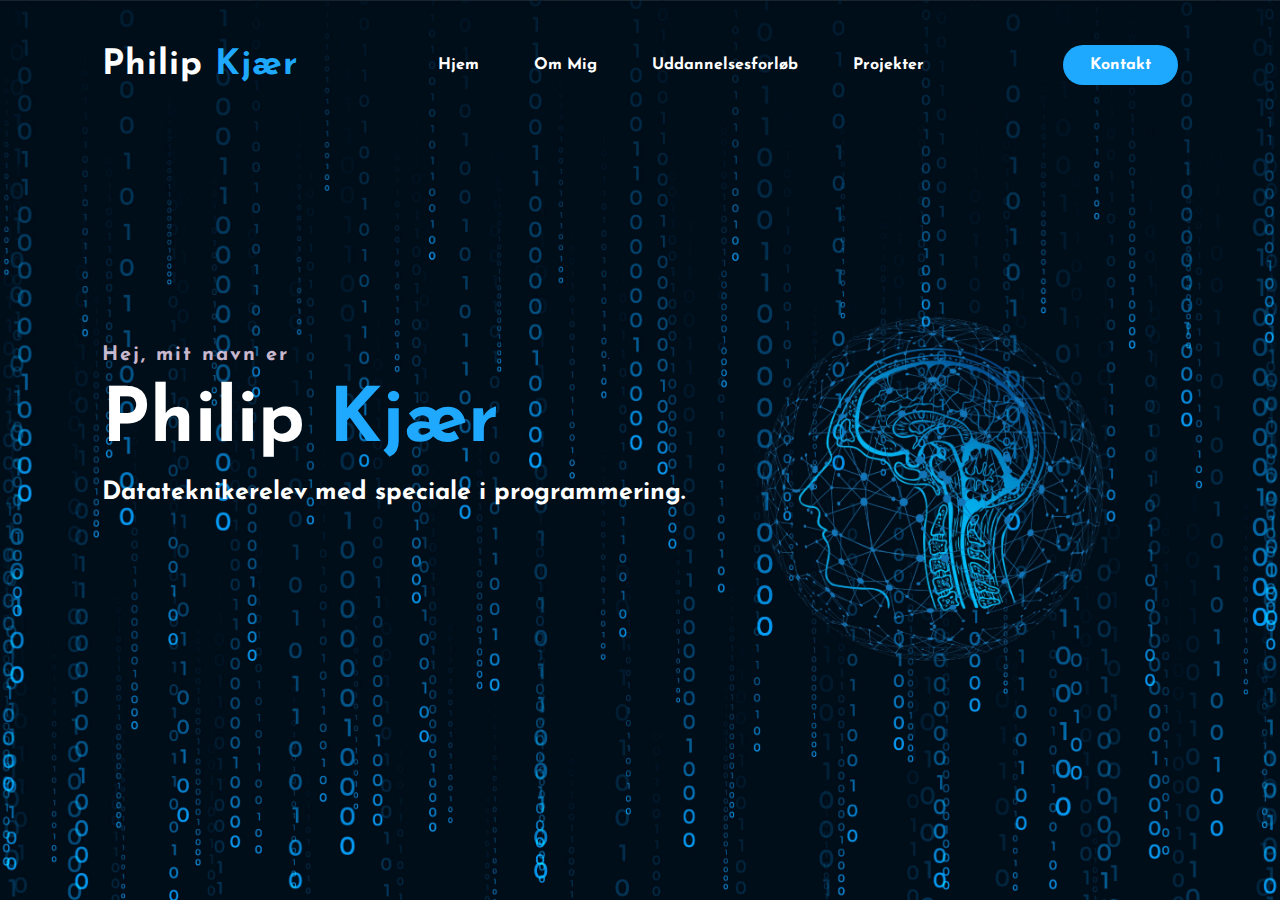
<file: index.html>
<!DOCTYPE html>
<html>
    <head>
        <meta charset="UTF-8">
        <meta http-equiv="X-UA-Compatible" content="IE=edge">
        <meta name="viewport" content="width=device-width, initial-scale=1.0">
        <title>Philip Kjær - Portfolio</title>

        <link rel="icon" type="image/x-icon" href="../img/favicon-16x16.png">
        <link rel="stylesheet" type="text/css" href="../CSS/CSS1.css">
        <link rel="stylesheet" type="text/css" href="../CSS/Index.css">
        <!--<link rel="stylesheet" type="text/css" href="../CSS/Generel_CSS.css">-->


        <link rel="preconnect" href="https://fonts.gstatic.com">
        <link href="https://fonts.googleapis.com/css2?family=Josefin+Sans:ital,wght@0,100;0,200;0,300;0,400;0,500;0,600;0,700&display0swap" rel="stylesheet">

        <link rel="stylesheet" href="https://cdnjs.cloudflare.com/ajax/libs/font-awesome/6.4.0/css/all.min.css" integrity="sha512-iecdLmaskl7CVkqkXNQ/ZH/XLlvWZOJyj7Yy7tcenmpD1ypASozpmT/E0iPtmFIB46ZmdtAc9eNBvH0H/ZpiBw==" crossorigin="anonymous" referrerpolicy="no-referrer" />


    </head>
    <body>
        <!---Hero Section Start--->

        <div class="hero">
            <nav>
                <h2 class="logo" a href=index.html>Philip <span>Kjær</span></a> </h2>
                <ul>
                    <li><a href="#">Hjem</a></li>
                    <li><a href="About.html">Om Mig</a></li>
                    <li><a href="Uddannelsesforløb.html">Uddannelsesforløb</a></li>
                    <li><a href="Projekter.html">Projekter</a></li>
                </ul>
                <a href="Kontakt.html" class="btn">Kontakt</a>
            </nav>

            

            <div class="content">
                <h4>Hej, mit navn er</h4>
                <h1>Philip <span>Kjær</span></h1>
                <h3>Datateknikerelev med speciale i programmering.</h3>
                
            </div>

        </div>
    </body>
</html>
</file>
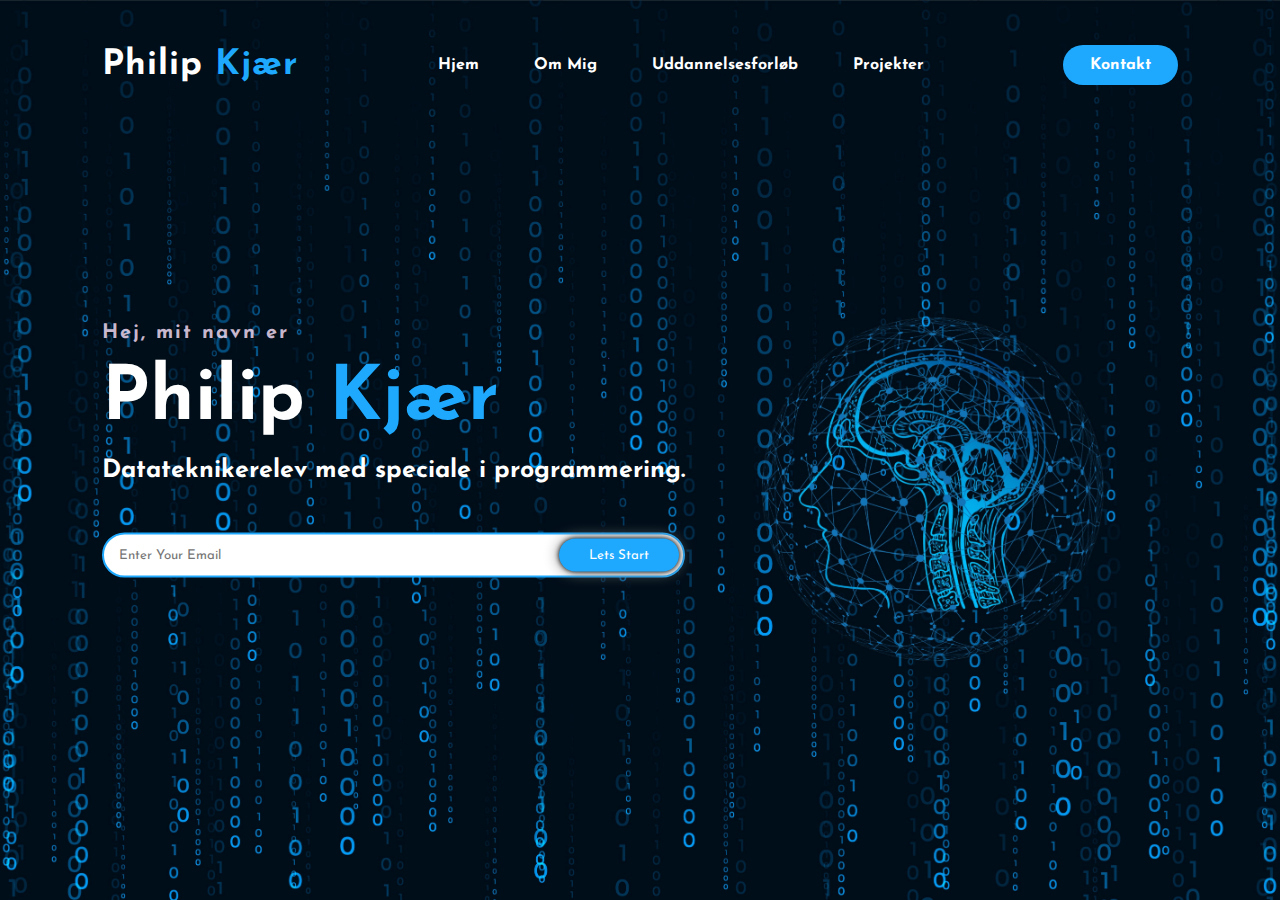
<file: Index.html>
<!DOCTYPE html>
<html>
    <head>
        <meta charset="UTF-8">
        <meta http-equiv="X-UA-Compatible" content="IE=edge">
        <meta name="viewport" content="width=device-width, initial-scale=1.0">
        <title>Philip Kjær - Portfolio</title>

        <link rel="icon" type="image/x-icon" href="../img/favicon-16x16.png">
        <link rel="stylesheet" type="text/css" href="../CSS/CSS1.css">
        <link rel="stylesheet" type="text/css" href="../CSS/Index.css">
        <!--<link rel="stylesheet" type="text/css" href="../CSS/Generel_CSS.css">-->


        <link rel="preconnect" href="https://fonts.gstatic.com">
        <link href="https://fonts.googleapis.com/css2?family=Josefin+Sans:ital,wght@0,100;0,200;0,300;0,400;0,500;0,600;0,700&display0swap" rel="stylesheet">

        <link rel="stylesheet" href="https://cdnjs.cloudflare.com/ajax/libs/font-awesome/6.4.0/css/all.min.css" integrity="sha512-iecdLmaskl7CVkqkXNQ/ZH/XLlvWZOJyj7Yy7tcenmpD1ypASozpmT/E0iPtmFIB46ZmdtAc9eNBvH0H/ZpiBw==" crossorigin="anonymous" referrerpolicy="no-referrer" />


    </head>
    <body>
        <!---Hero Section Start--->

        <div class="hero">
            <nav>
                <h2 class="logo" a href=Index.html>Philip <span>Kjær</span></a> </h2>
                <ul>
                    <li><a href="#">Hjem</a></li>
                    <li><a href="About.html">Om Mig</a></li>
                    <li><a href="Uddannelsesforløb.html">Uddannelsesforløb</a></li>
                    <li><a href="Projekter.html">Projekter</a></li>
                </ul>
                <a href="Kontakt.html" class="btn">Kontakt</a>
            </nav>

            

            <div class="content">
                <h4>Hej, mit navn er</h4>
                <h1>Philip <span>Kjær</span></h1>
                <h3>Datateknikerelev med speciale i programmering.</h3>
                <div class="newslatter">
                    <form>
                        <input type="email" name="email" id="mail" placeholder="Enter Your Email">
                        <input type="submit" name="submit" value="Lets Start">
                    </form>
                </div>
            </div>

        </div>
    </body>
</html>
</file>
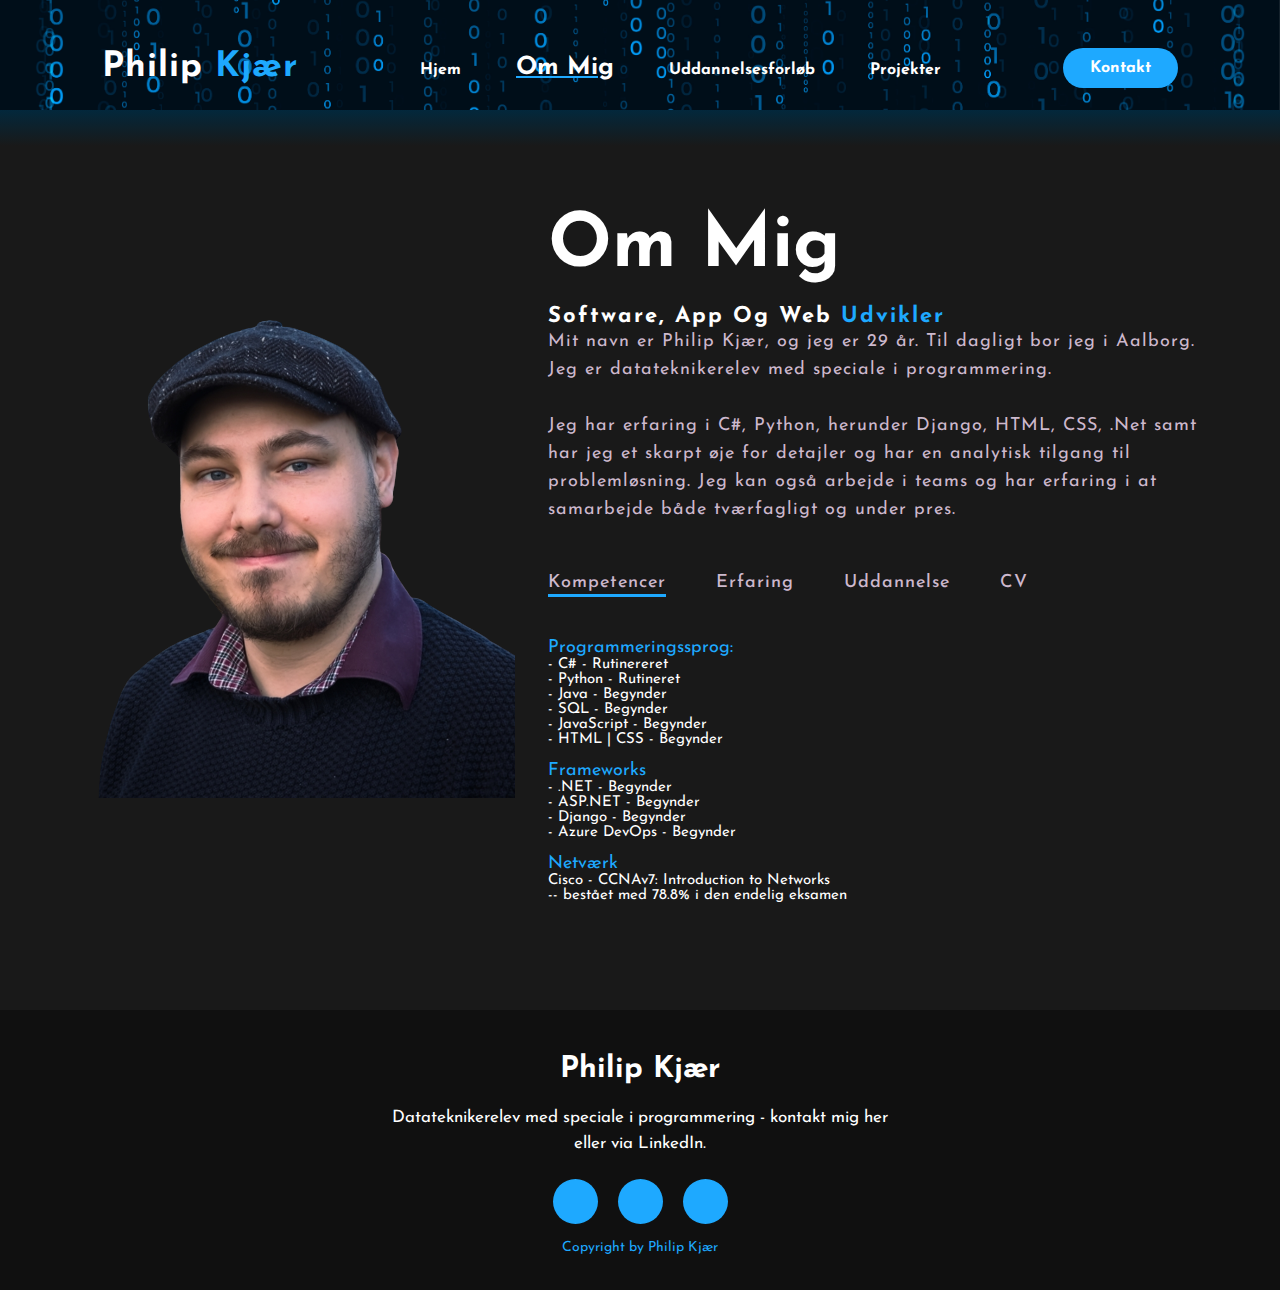
<file: About.html>
<!DOCTYPE html>
<html>
    <head>
        <title>Philip Kjær - Portfolio</title>
        <link rel="icon" type="image/x-icon" href="../img/favicon-16x16.png">
        <!--<link rel="stylesheet" type="text/css" href="../CSS/CSS1.css">-->
        <link rel="stylesheet" type="text/css" href="../CSS/Generel_CSS.css">
        <link rel="stylesheet" type="text/css" href="../CSS/About_CSS.css">

        <link rel="preconnect" href="https://fonts.gstatic.com">
        <link href="https://fonts.googleapis.com/css2?family=Josefin+Sans:ital,wght@0,100;0,200;0,300;0,400;0,500;0,600;0,700&display0swap" rel="stylesheet">

        <link rel="stylesheet" href="https://cdnjs.cloudflare.com/ajax/libs/font-awesome/6.4.0/css/all.min.css" integrity="sha512-iecdLmaskl7CVkqkXNQ/ZH/XLlvWZOJyj7Yy7tcenmpD1ypASozpmT/E0iPtmFIB46ZmdtAc9eNBvH0H/ZpiBw==" crossorigin="anonymous" referrerpolicy="no-referrer" />


    </head>
    <body>
        <!--Navbar-->
        <div class="pagenav">
            <nav>
                <h2>
                    <a href=index.html  class="logo">Philip <span>Kjær</span></a> 
                </h2>
                <ul>
                    <li><a href="index.html">Hjem</a></li>
                    <li><a class="activePage" href="About.html">Om Mig</a></li>
                    <li><a href="Uddannelsesforløb.html">Uddannelsesforløb</a></li>
                    <li><a href="Projekter.html">Projekter</a></li>
                </ul>
                <a href="Kontakt.html" class="btn">Kontakt</a>
            </nav>   
        </div>
        
        <!--About Section-->
        <section class="about">
            <div class="main">
                <img src="img/Portrait-noBg.png">
                <div class="about-text">
                    <h2>Om mig</h2>
                    <h5>software, app og web <span>udvikler</span></h5>
                    <p>Mit navn er Philip Kjær, og jeg er 29 år. Til dagligt bor jeg i Aalborg. Jeg er datateknikerelev med speciale i programmering. <br><br>
                    Jeg har erfaring i C#, Python, herunder Django, HTML, CSS, .Net samt har jeg et skarpt øje for detajler og har en analytisk tilgang til problemløsning.  Jeg kan også arbejde i teams og har erfaring i at samarbejde både tværfagligt og under pres.
                    </p>

                    <div class="tab-titles">
                        <p class="tab-links active-link" onclick="opentab('skills')">Kompetencer</p>
                        <p class="tab-links" onclick="opentab('experience')">Erfaring</p>
                        <p class="tab-links"onclick="opentab('education')">Uddannelse</p>
                        <p class="tab-links" onclick="opentab('CV')">CV <i class="fa-solid fa-arrow-up-right-from-square fa-2xs"></i></p>
                    </div>
                    
                    <!--Kompetencer-->
                    <div class="tab-contents active-tab" id="skills">
                        <ul>
                            <li><span>Programmeringssprog:</span>
                                <br>- C# - Rutinereret
                                <br>- Python - Rutineret
                                <br>- Java - Begynder
                                <br>- SQL - Begynder
                                <br>- JavaScript - Begynder
                                <br>- HTML | CSS - Begynder
                            </li>

                            <li><span>Frameworks</span>
                                <br>- .NET - Begynder
                                <br>- ASP.NET - Begynder
                                <br>- Django - Begynder
                                <br>- Azure DevOps - Begynder
                            </li>
                            <li><span>Netværk</span>
                                <br>Cisco - CCNAv7: Introduction to Networks
                                <br>-- bestået med 78.8% i den endelig eksamen
                            </li>
                        </ul>
                    </div>

                    <!--Erfaring-->
                    <div class="tab-contents" id="experience">
                        <ul>
                            <li>
                                <span>Oplæringcenter - Elev</span>
                                <br>Feb 2023 - Nu
                                <br>
                                <br>Designing Web/App interfaces
                                
                            </li>
                            <li>
                                <span>PH Hatten - Praktik</span>
                                <br>
                                Jan 2015 - Mar 2016
                                <br><br>
                                Praktikforløb i forbindelse med Finansøkonomuddannelse
                            </li>
                            <li>
                                <span>Stoppestedet - Opvasker & køkkenhjælper</span>
                                <br>
                                2011-2012
                                <br><br>
                                Deltidsarbejde med fokus på at hjælpe med at gøre klar <br>
                                og gøre rent i køkkenet.
                            </li>
                        </ul>
                    </div>

                    <!--Uddannelse-->
                    <div class="tab-contents" id="education">
                        <ul>
                            <li>
                                <span>
                                    Data- og kommunikationsuddannelsen - Grundforløb
                                </span>
                                <br>Designing Web/App interfaces
                            </li>
                            <li>
                                <span>
                                    Politik & Administration
                                </span>
                                <br>Web app Development
                            </li>
                            <li>
                                <span>
                                    Finansøkonom - UCN Thisted
                                </span>
                                <br>2-årig videregående uddannelse med fokus på Finalsiel 
                                <br>
                                <br>- Erhvervsøkonomi
                                <br>- Erhvervsjura
                                <br>- Statistik & Udvidet Statstik (valgfag)
                                <br>- Samfundsøkonomi
                                <br>- Finansiel rådgivning - Privat og Erhverv
                                <br>- Salg og kundereletationer
                                <br>- Økonomisk Metode
                                <br>- Økonomistyring
                            </li>
                        </ul>
                    </div>

                    <!--CV Link-->
                    <div class="tab-contents" id="CV">
                        <ul>
                            <li>Her kan du se mit CV:</li>
                            <li style="font-style: italic;">
                                <a href="..\Files\CV - Datatekniker m. speciale i Programmering - Philip Wøldike Kjær.pdf">Link til CV</a>
                            </li>
                        </ul>
                    </div>
                </div>
            </div>
        </section>


        <footer>
            <p>Philip Kjær</p>
            <p>Datateknikerelev med speciale i programmering - kontakt mig her eller via LinkedIn.</p>
            <div class="social">
                <a href="https://www.linkedin.com/in/philip-kj%C3%A6r-82268368/"><i class="fa-brands fa-linkedin"></i></a>
                <a href="#"><i class="fa-brands fa-github"></i></a>
                <a href="#"><i class="fa-solid fa-envelope"></i></a>
            </div>
            <p class="end">Copyright by Philip Kjær</p>
        </footer>

        <script>

            var tablinks = document.getElementsByClassName("tab-links");
            var tabcontents = document.getElementsByClassName("tab-contents");

            function opentab(tabname){
                for(tablink of tablinks){
                    tablink.classList.remove("active-link");
                }
                for(tabcontent of tabcontents){
                    tabcontent.classList.remove("active-tab");
                }
                event.currentTarget.classList.add("active-link");
                document.getElementById(tabname).classList.add("active-tab");
            } 
            </script>
    </body>
</html>
</file>
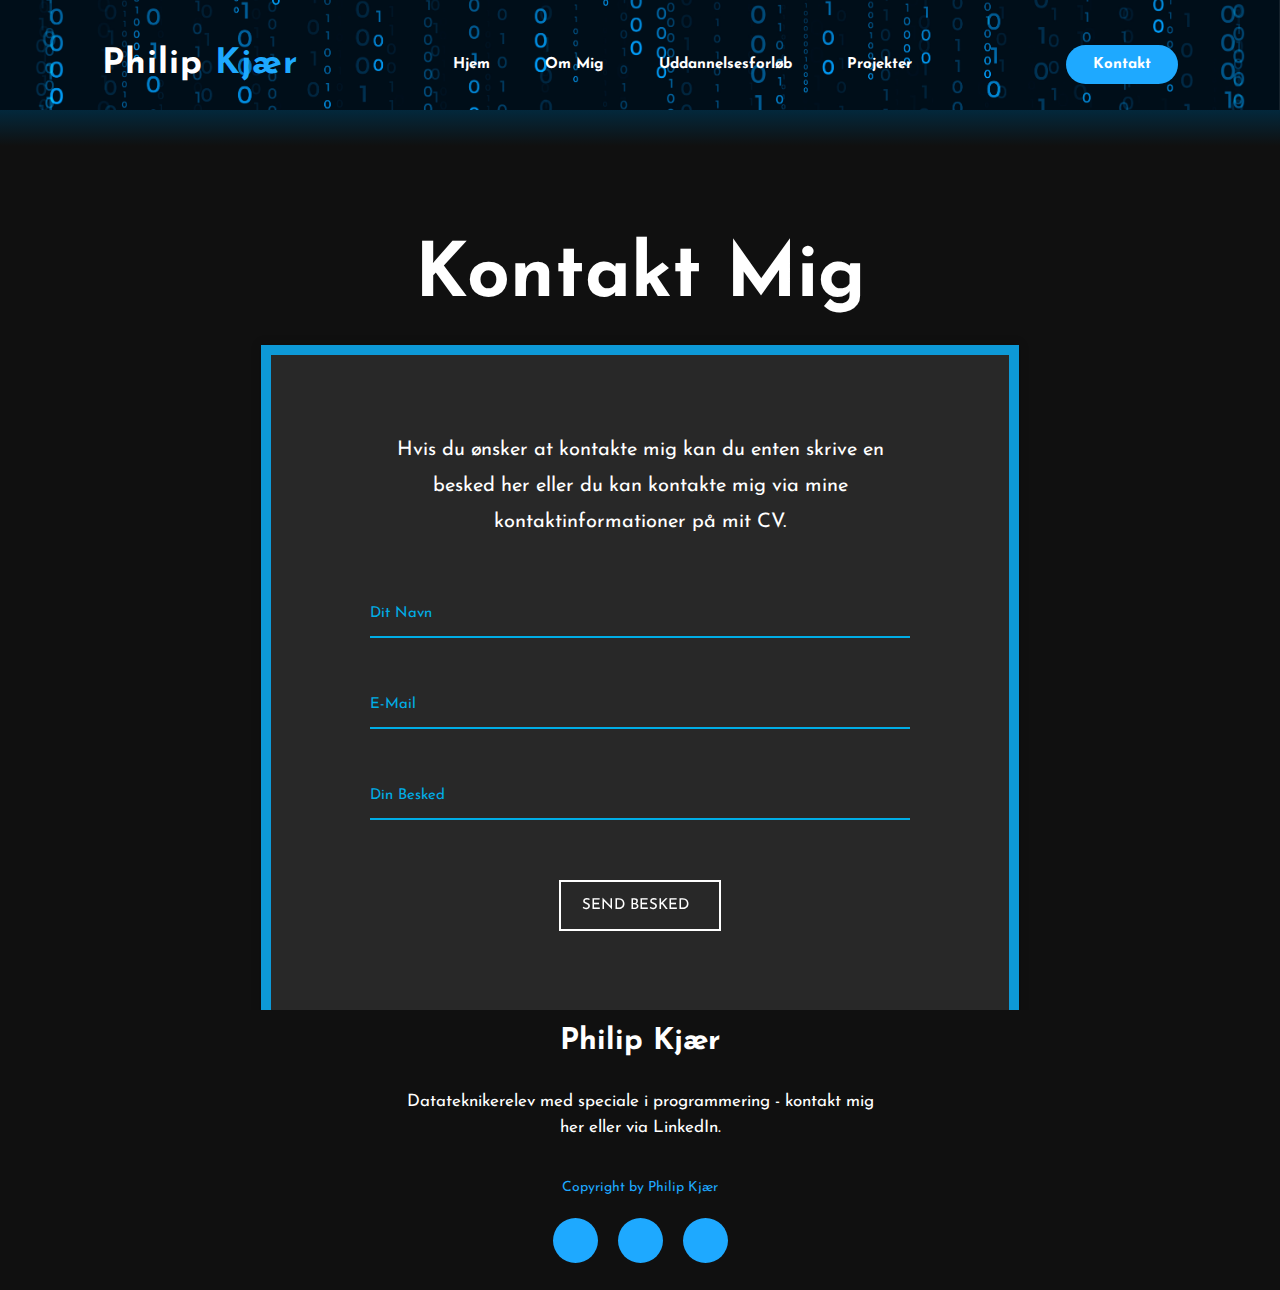
<file: Kontakt.html>
<!DOCTYPE html>
<html lang="en">
<head>
    <meta charset="UTF-8">
        <meta http-equiv="X-UA-Compatible" content="IE=edge">
        <meta name="viewport" content="width=device-width, initial-scale=1.0">
        <title>Philip Kjær - Portfolio</title>
        
        <link rel="icon" type="image/x-icon" href="../img/favicon-16x16.png">
        <link rel="stylesheet" type="text/css" href="../CSS/Generel_CSS.css">
        <link rel="stylesheet" type="text/css" href="../CSS/KontaktV2_CSS.css">
        <!--<link rel="stylesheet" type="text/css" href="../CSS/Kontakt_CSS.css">-->

        <link rel="preconnect" href="https://fonts.gstatic.com">
        <link href="https://fonts.googleapis.com/css2?family=Josefin+Sans:ital,wght@0,100;0,200;0,300;0,400;0,500;0,600;0,700&display0swap" rel="stylesheet">

        <link rel="stylesheet" href="https://cdnjs.cloudflare.com/ajax/libs/font-awesome/6.4.0/css/all.min.css" integrity="sha512-iecdLmaskl7CVkqkXNQ/ZH/XLlvWZOJyj7Yy7tcenmpD1ypASozpmT/E0iPtmFIB46ZmdtAc9eNBvH0H/ZpiBw==" crossorigin="anonymous" referrerpolicy="no-referrer" />

    <title>Document</title>
</head>
<body>
    <!--Navigation Bar-->
    <div class="pagenav">
        <nav>
            <h2>
                <a href=index.html  class="logo">Philip <span>Kjær</span></a> 
            </h2>
            <ul>
                <li><a href="index.html">Hjem</a></li>
                <li><a href="About.html">Om Mig</a></li>
                <li><a href="Uddannelsesforløb.html">Uddannelsesforløb</a></li>
                <li><a href="Projekter.html">Projekter</a></li>
            </ul>
            <a href="Kontakt.html" class="btn">Kontakt</a>
        </nav>   
    </div>

    

    <!--Indhold-->
    <section class="kontakt">
        <div class="title">
            <h2>Kontakt Mig</h2>
        </div>
        <div class="wrapper">
            
            <div class="inner">
                <form action="mailto:philler9460@gmail.com" method="post" enctype="text/plain">
                    <p>Hvis du ønsker at kontakte mig kan du enten skrive en besked her eller du kan kontakte mig via mine kontaktinformationer på mit CV.</p>
                    <label class="form-group">
                        <input type="text" class="form-control"  required>
                        <span>Dit Navn</span>
                        <span class="border"></span>
                    </label>
                    <label class="form-group">
                        <input type="text" class="form-control"  required>
                        <span for="">E-Mail</span>
                        <span class="border"></span>
                    </label>
                    <label class="form-group" >
                        <textarea name="" id="" class="form-control" required></textarea>
                        <span for="">Din Besked</span>
                        <span class="border"></span>
                    </label>
                    <button>Send Besked 
                        <i class="zmdi zmdi-arrow-right"></i>
                    </button>
                </form>
            </div>
        </div>
    </section>
    
    <footer>
        <p>Philip Kjær</p>
        <p>Datateknikerelev med speciale i programmering - kontakt mig her eller via LinkedIn.</p>
        <div class="social">
            <a href="#"><i class="fa-brands fa-linkedin"></i></a>
            <a href="#"><i class="fa-brands fa-github"></i></a>
            <a href="#"><i class="fa-solid fa-envelope"></i></a>
        </div>
        <p class="end">Copyright by Philip Kjær</p>
    </footer>



    
</body>
</html>
</file>
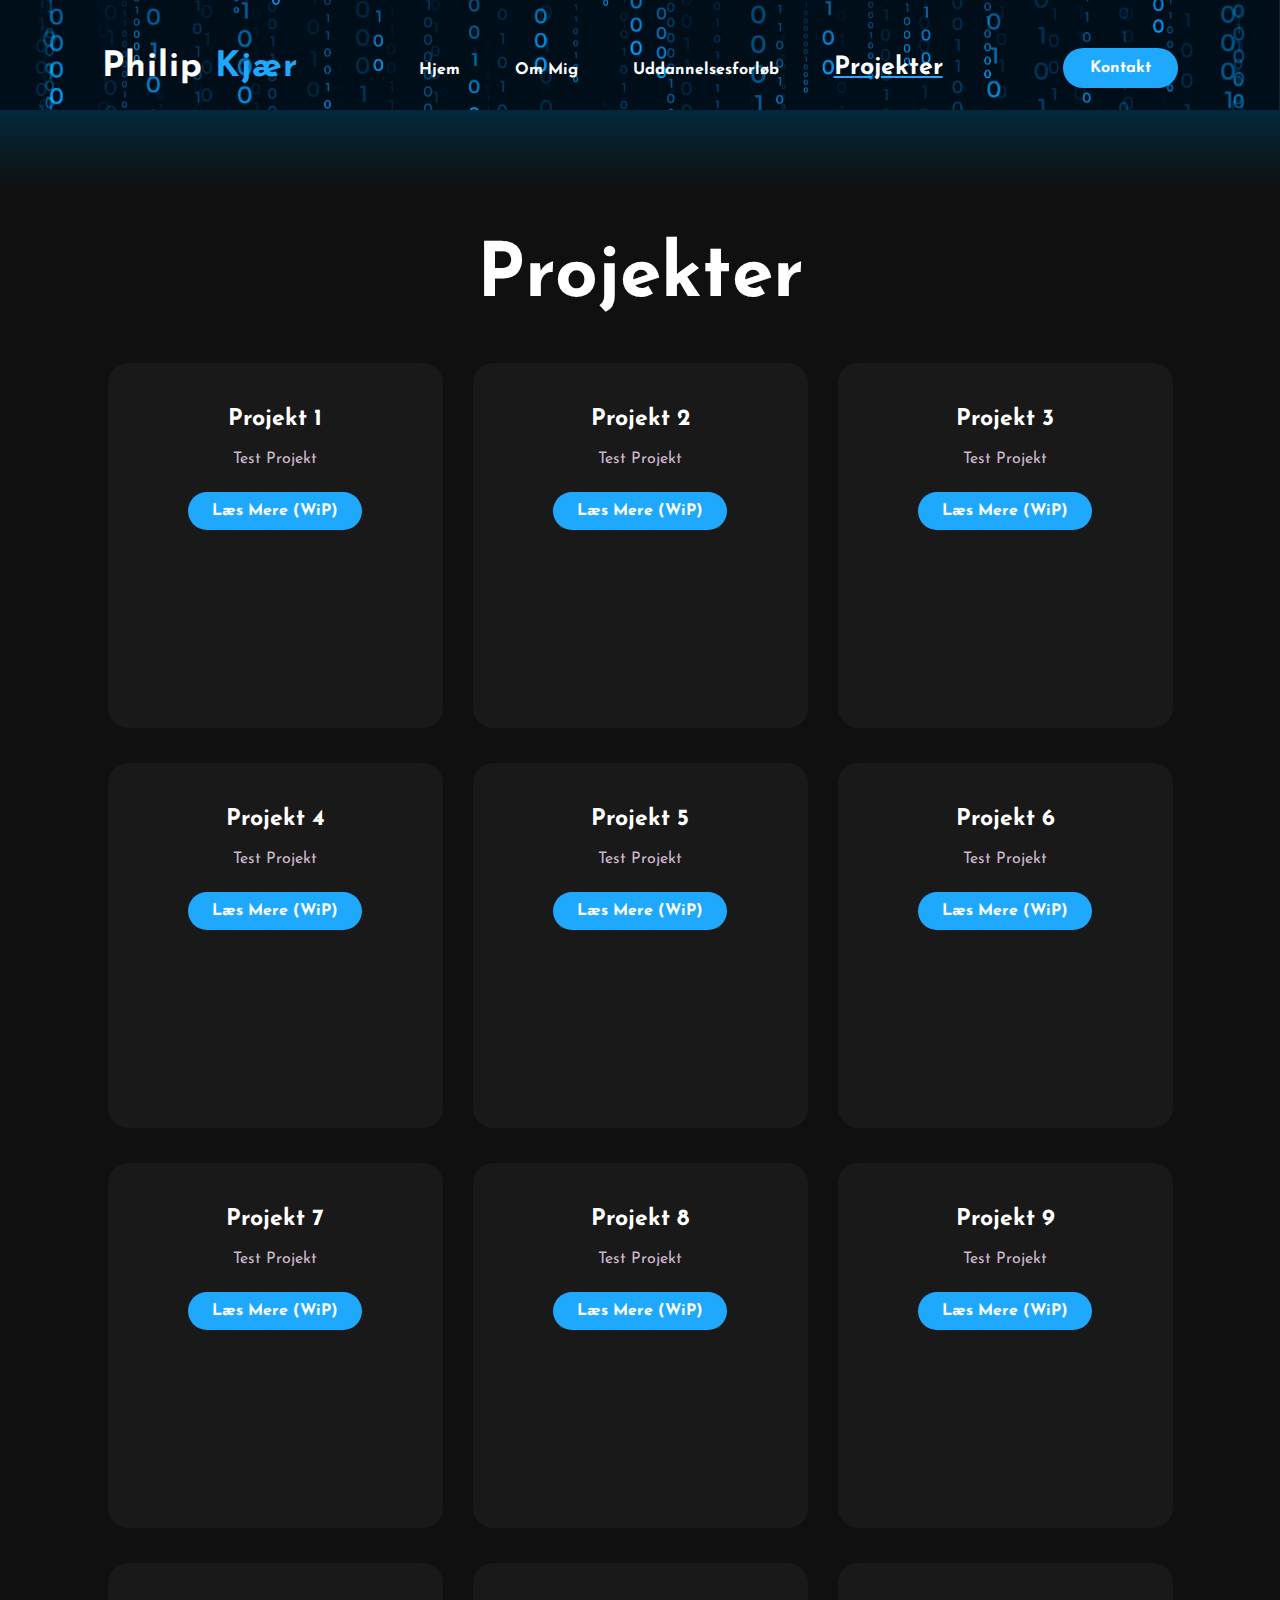
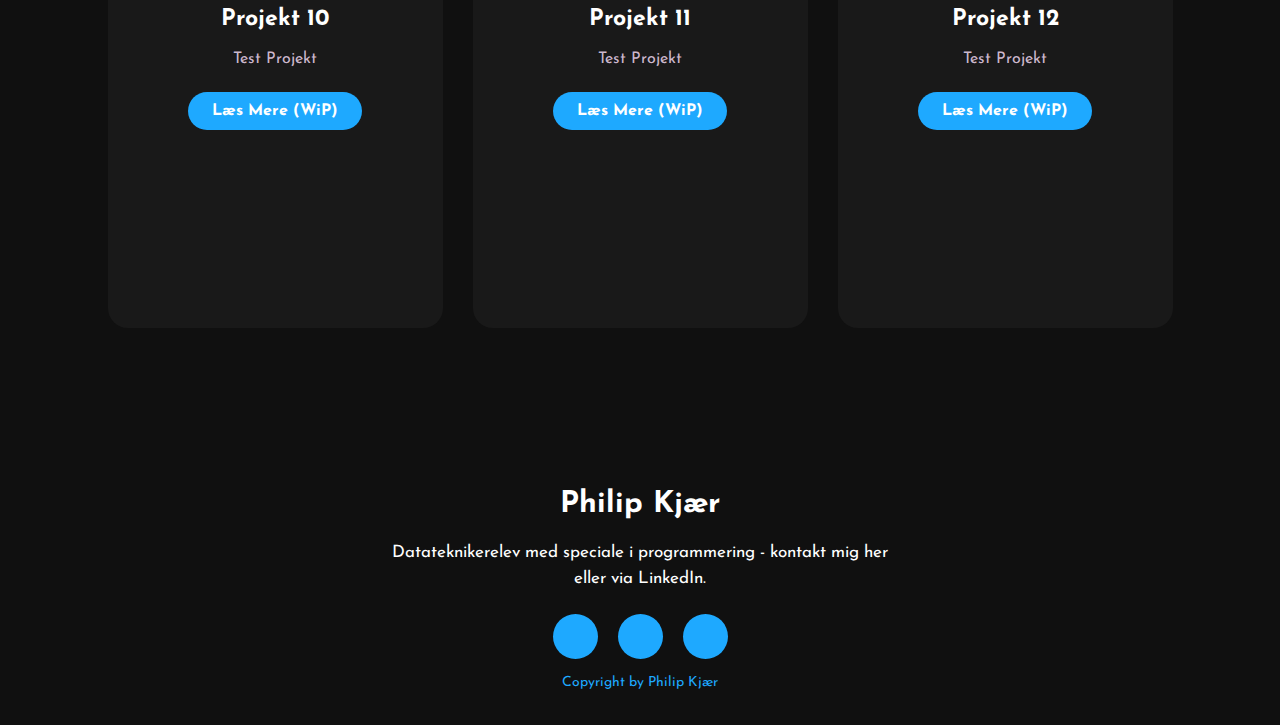
<file: Projekter.html>
<!DOCTYPE html>
<html>
    <head>
        <title>Philip Kjær - Portfolio</title>
        <link rel="icon" type="image/x-icon" href="../img/favicon-16x16.png">
        <!--<link rel="stylesheet" type="text/css" href="../CSS/CSS1.css">-->
        <link rel="stylesheet" type="text/css" href="../CSS/Generel_CSS.css">
        <link rel="stylesheet" type="text/css" href="../CSS/Projekter_CSS.css">

        <link rel="preconnect" href="https://fonts.gstatic.com">
        <link href="https://fonts.googleapis.com/css2?family=Josefin+Sans:ital,wght@0,100;0,200;0,300;0,400;0,500;0,600;0,700&display0swap" rel="stylesheet">

        <link rel="stylesheet" href="https://cdnjs.cloudflare.com/ajax/libs/font-awesome/6.4.0/css/all.min.css" integrity="sha512-iecdLmaskl7CVkqkXNQ/ZH/XLlvWZOJyj7Yy7tcenmpD1ypASozpmT/E0iPtmFIB46ZmdtAc9eNBvH0H/ZpiBw==" crossorigin="anonymous" referrerpolicy="no-referrer" />


    </head>
    <body>
        <div class="pagenav">
            <nav>
                <h2>
                    <a href=index.html  class="logo">Philip <span>Kjær</span></a> 
                </h2>
                <ul>
                    <li><a href="index.html">Hjem</a></li>
                    <li><a href="About.html">Om Mig</a></li>
                    <li><a href="Uddannelsesforløb.html">Uddannelsesforløb</a></li>
                    <li><a class="activePage" href="Projekter.html">Projekter</a></li>
                </ul>
                <a href="Kontakt.html" class="btn">Kontakt</a>
            </nav>   
        </div>
        <div class="projekt"> <!--Service = Projekter-->
            <div class="title">
                <h2>Projekter</h2>
            </div>
            <!--Row 1-->
            <div class="box">
                <!--Projekt 1-->
                <div class=" card">
                    <i class="fa-solid fa-bars"></i>
                    <h5>Projekt 1</h5>
                    <div class="pra">
                        <p>Test Projekt</p>

                        <p style="text-align:center;">
                            <a class="button" href="#">Læs Mere (WiP)</a>
                        </p>
                    </div>
                </div>
            
                <!--Projekt 2-->
                <div class=" card">
                    <i class="fa-regular fa-user"></i>
                    <h5>Projekt 2</h5>
                    <div class="pra">
                        <p>Test Projekt</p>

                        <p style="text-align:center;">
                            <a class="button" href="#">Læs Mere (WiP)</a>
                        </p>
                    </div>
                </div>
            
            
                <!--Projekt 3-->
                <div class=" card">
                    <i class="fa-regular fa-bell"></i>
                    <h5>Projekt 3</h5>
                    <div class="pra">
                        <p>Test Projekt</p>

                        <p style="text-align:center;">
                            <a class="button" href="#">Læs Mere (WiP)</a>
                        </p>
                    </div>
                </div>
                
            </div>

            <!--Row 2-->
            <div class="box">

                <!--Projekt 4-->
                <div class=" card">
                    <i class="fa-solid fa-bars"></i>
                    <h5>Projekt 4</h5>
                    <div class="pra">
                        <p>Test Projekt</p>
    
                        <p style="text-align:center;">
                            <a class="button" href="#">Læs Mere (WiP)</a>
                        </p>
                    </div>
                </div>
            

                <!--Projekt 5-->
                <div class=" card">
                    <i class="fa-regular fa-user"></i>
                    <h5>Projekt 5</h5>
                    <div class="pra">
                        <p>Test Projekt</p>
    
                        <p style="text-align:center;">
                            <a class="button" href="#">Læs Mere (WiP)</a>
                        </p>
                    </div>
                </div>
            
            
    
                <div class=" card">
                    <i class="fa-regular fa-bell"></i>
                    <h5>Projekt 6</h5>
                    <div class="pra">
                        <p>Test Projekt</p>
    
                        <p style="text-align:center;">
                            <a class="button" href="#">Læs Mere (WiP)</a>
                        </p>
                    </div>
                </div>
            </div>
            <div class="box">
                <div class=" card">
                    <i class="fa-solid fa-bars"></i>
                    <h5>Projekt 7</h5>
                    <div class="pra">
                        <p>Test Projekt</p>
    
                        <p style="text-align:center;">
                            <a class="button" href="#">Læs Mere (WiP)</a>
                        </p>
                    </div>
                </div>
            
    
                <div class=" card">
                    <i class="fa-regular fa-user"></i>
                    <h5>Projekt 8</h5>
                    <div class="pra">
                        <p>Test Projekt</p>
    
                        <p style="text-align:center;">
                            <a class="button" href="#">Læs Mere (WiP)</a>
                        </p>
                    </div>
                </div>
            
            
    
                <div class=" card">
                    <i class="fa-regular fa-bell"></i>
                    <h5>Projekt 9</h5>
                    <div class="pra">
                        <p>Test Projekt</p>
    
                        <p style="text-align:center;">
                            <a class="button" href="#">Læs Mere (WiP)</a>
                        </p>
                    </div>
                </div>
            </div>
            <div class="box">
                <div class=" card">
                    <i class="fa-solid fa-bars"></i>
                    <h5>Projekt 10</h5>
                    <div class="pra">
                        <p>Test Projekt</p>
    
                        <p style="text-align:center;">
                            <a class="button" href="#">Læs Mere (WiP)</a>
                        </p>
                    </div>
                </div>
            
    
                <div class=" card">
                    <i class="fa-regular fa-user"></i>
                    <h5>Projekt 11</h5>
                    <div class="pra">
                        <p>Test Projekt</p>
    
                        <p style="text-align:center;">
                            <a class="button" href="#">Læs Mere (WiP)</a>
                        </p>
                    </div>
                </div>
            
            
    
                <div class=" card">
                    <i class="fa-regular fa-bell"></i>
                    <h5>Projekt 12</h5>
                    <div class="pra">
                        <p>Test Projekt</p>
    
                        <p style="text-align:center;">
                            <a class="button" href="#">Læs Mere (WiP)</a>
                        </p>
                    </div>
                </div>
            </div>
        </div>

       

        <footer>
            <p>Philip Kjær</p>
            <p>Datateknikerelev med speciale i programmering - kontakt mig her eller via LinkedIn.</p>
            <div class="social">
                <a href="#"><i class="fa-brands fa-linkedin"></i></a>
                <a href="#"><i class="fa-brands fa-github"></i></a>
                <a href="#"><i class="fa-solid fa-envelope"></i></a>
            </div>
            <p class="end">Copyright by Philip Kjær</p>
        </footer>
    </body>
</html>
</file>
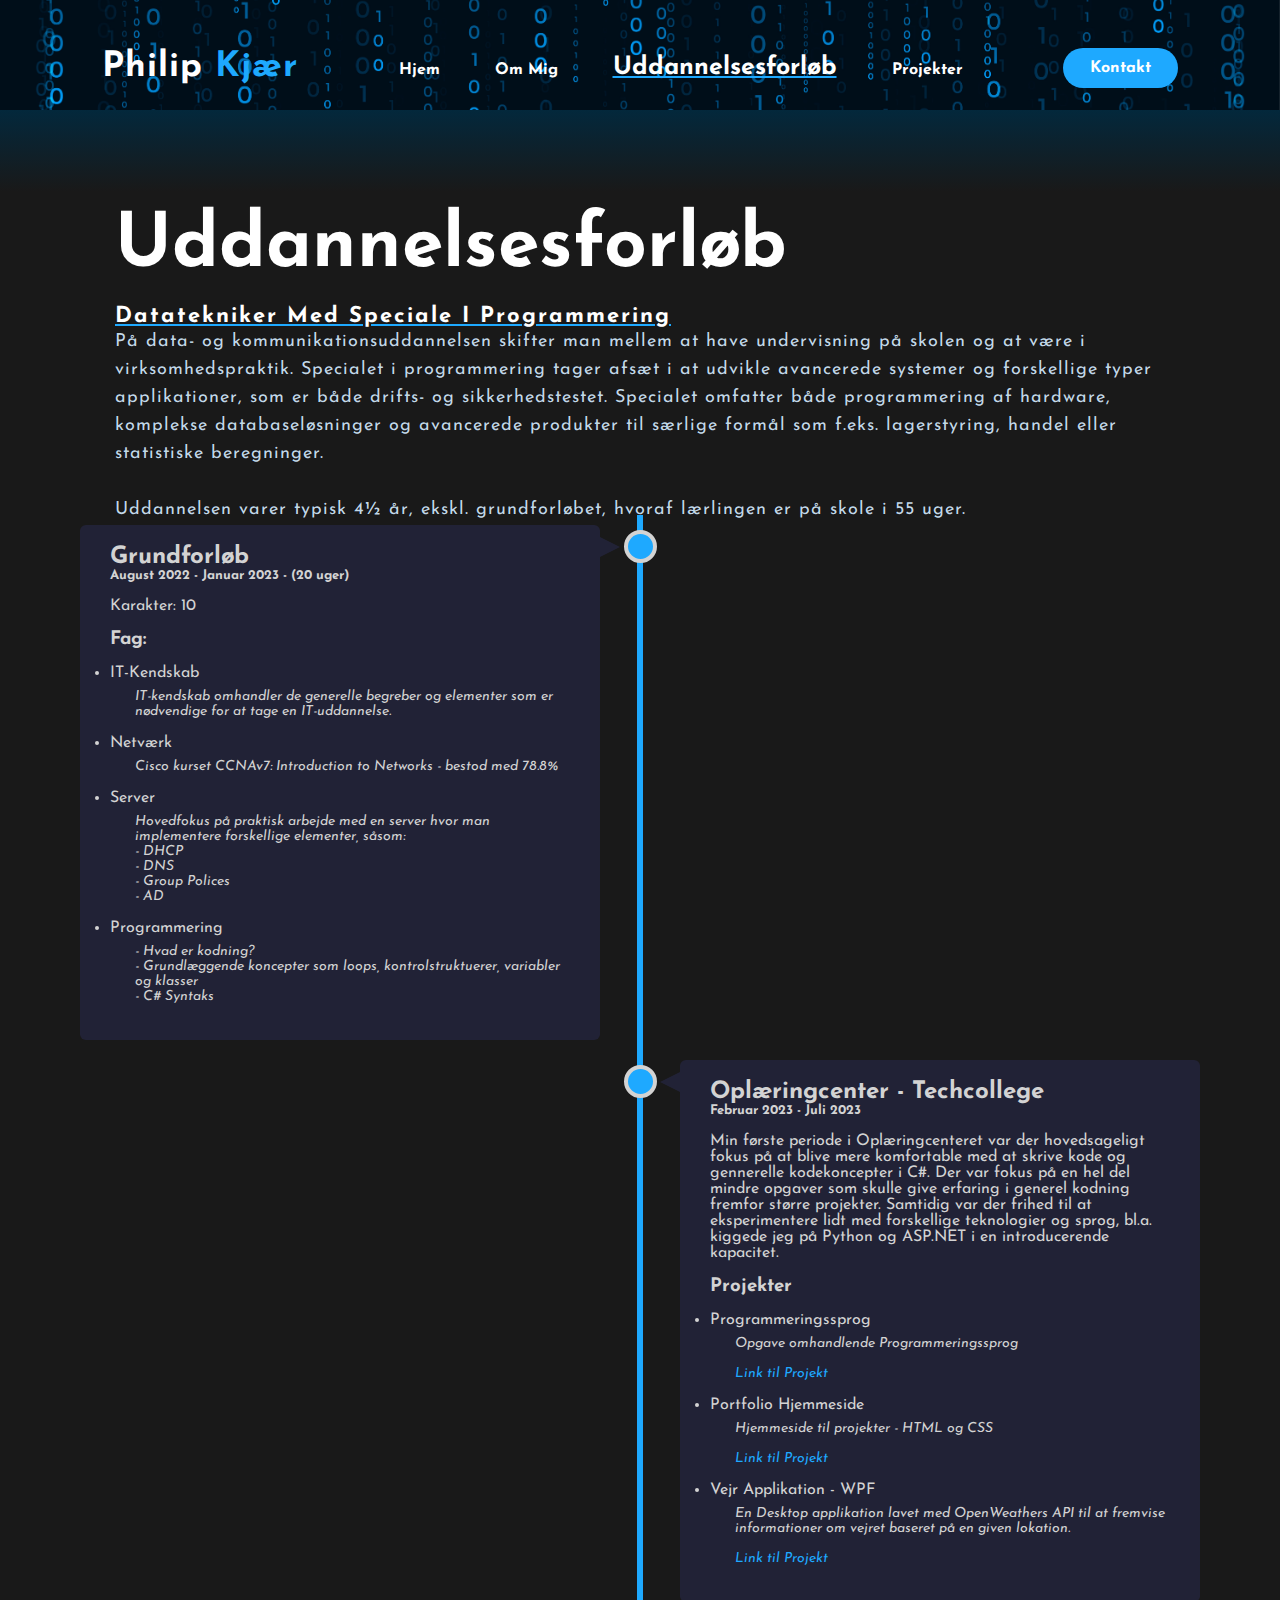
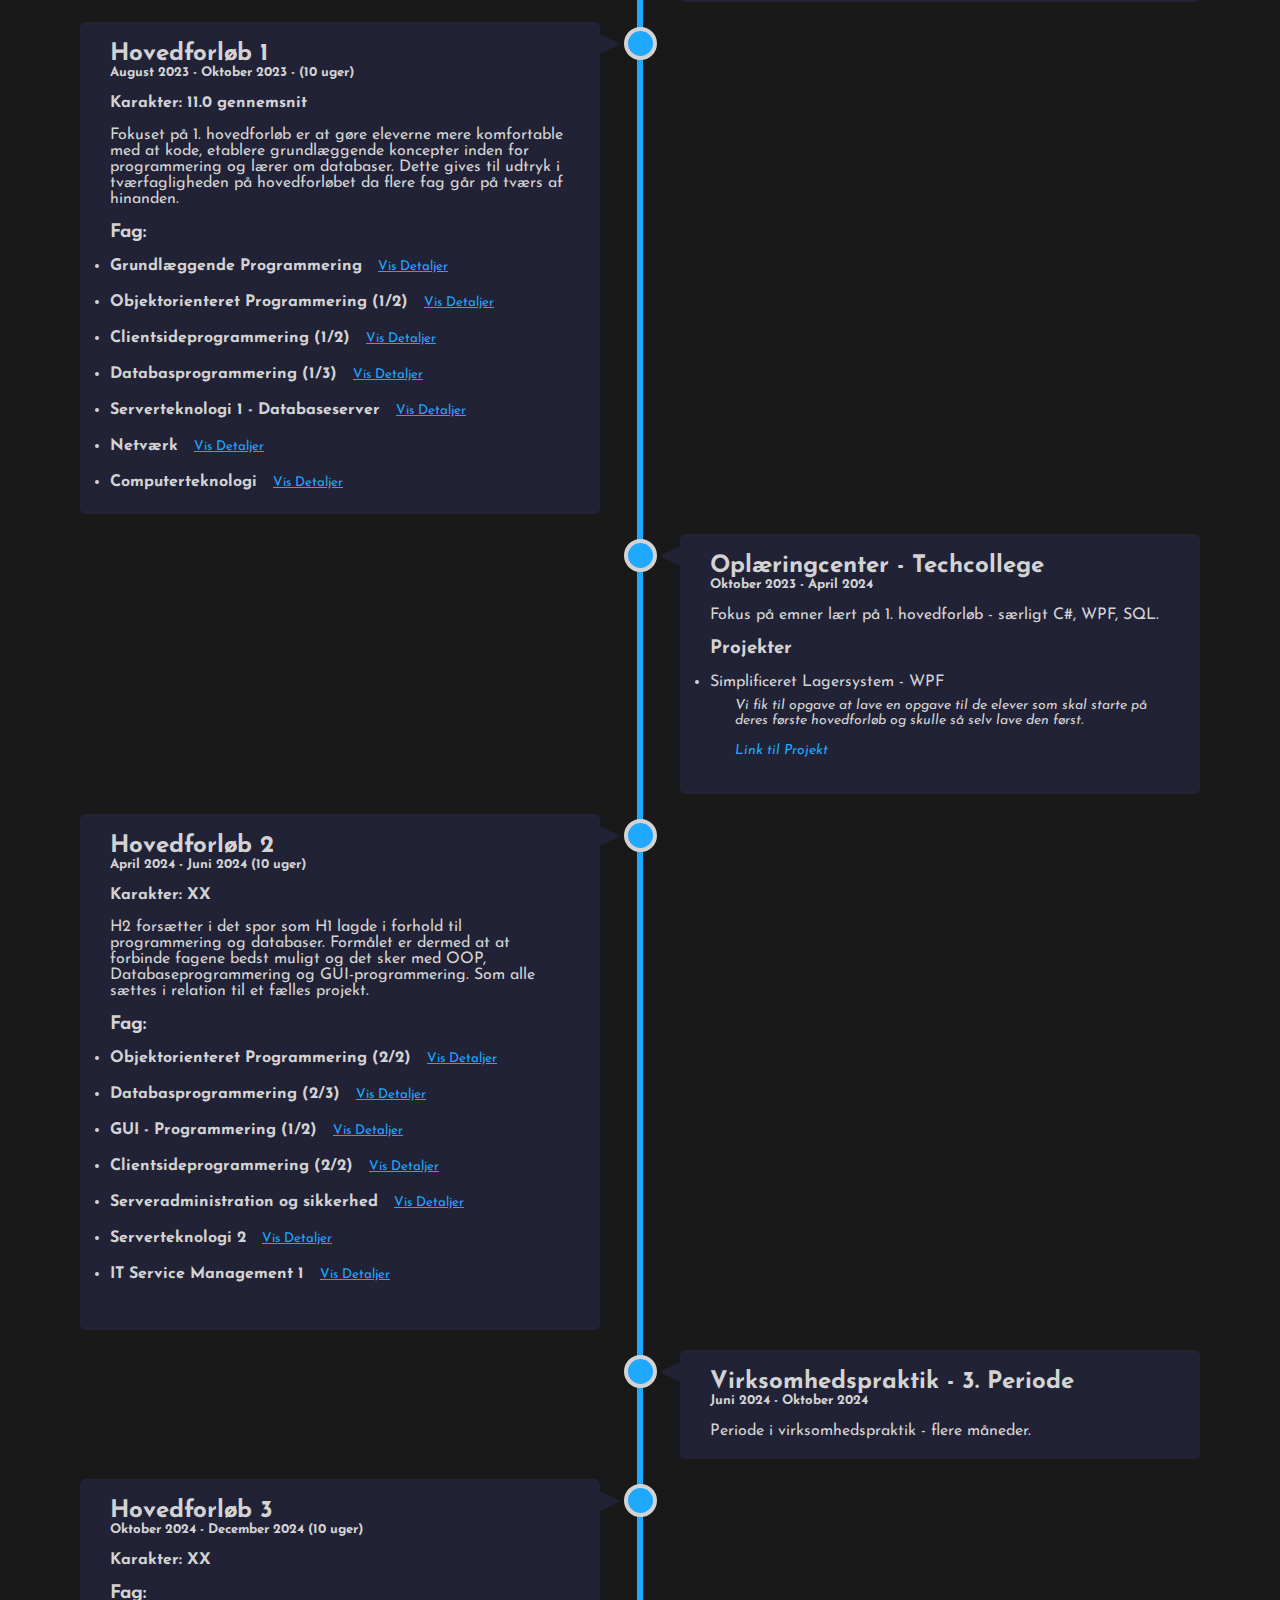
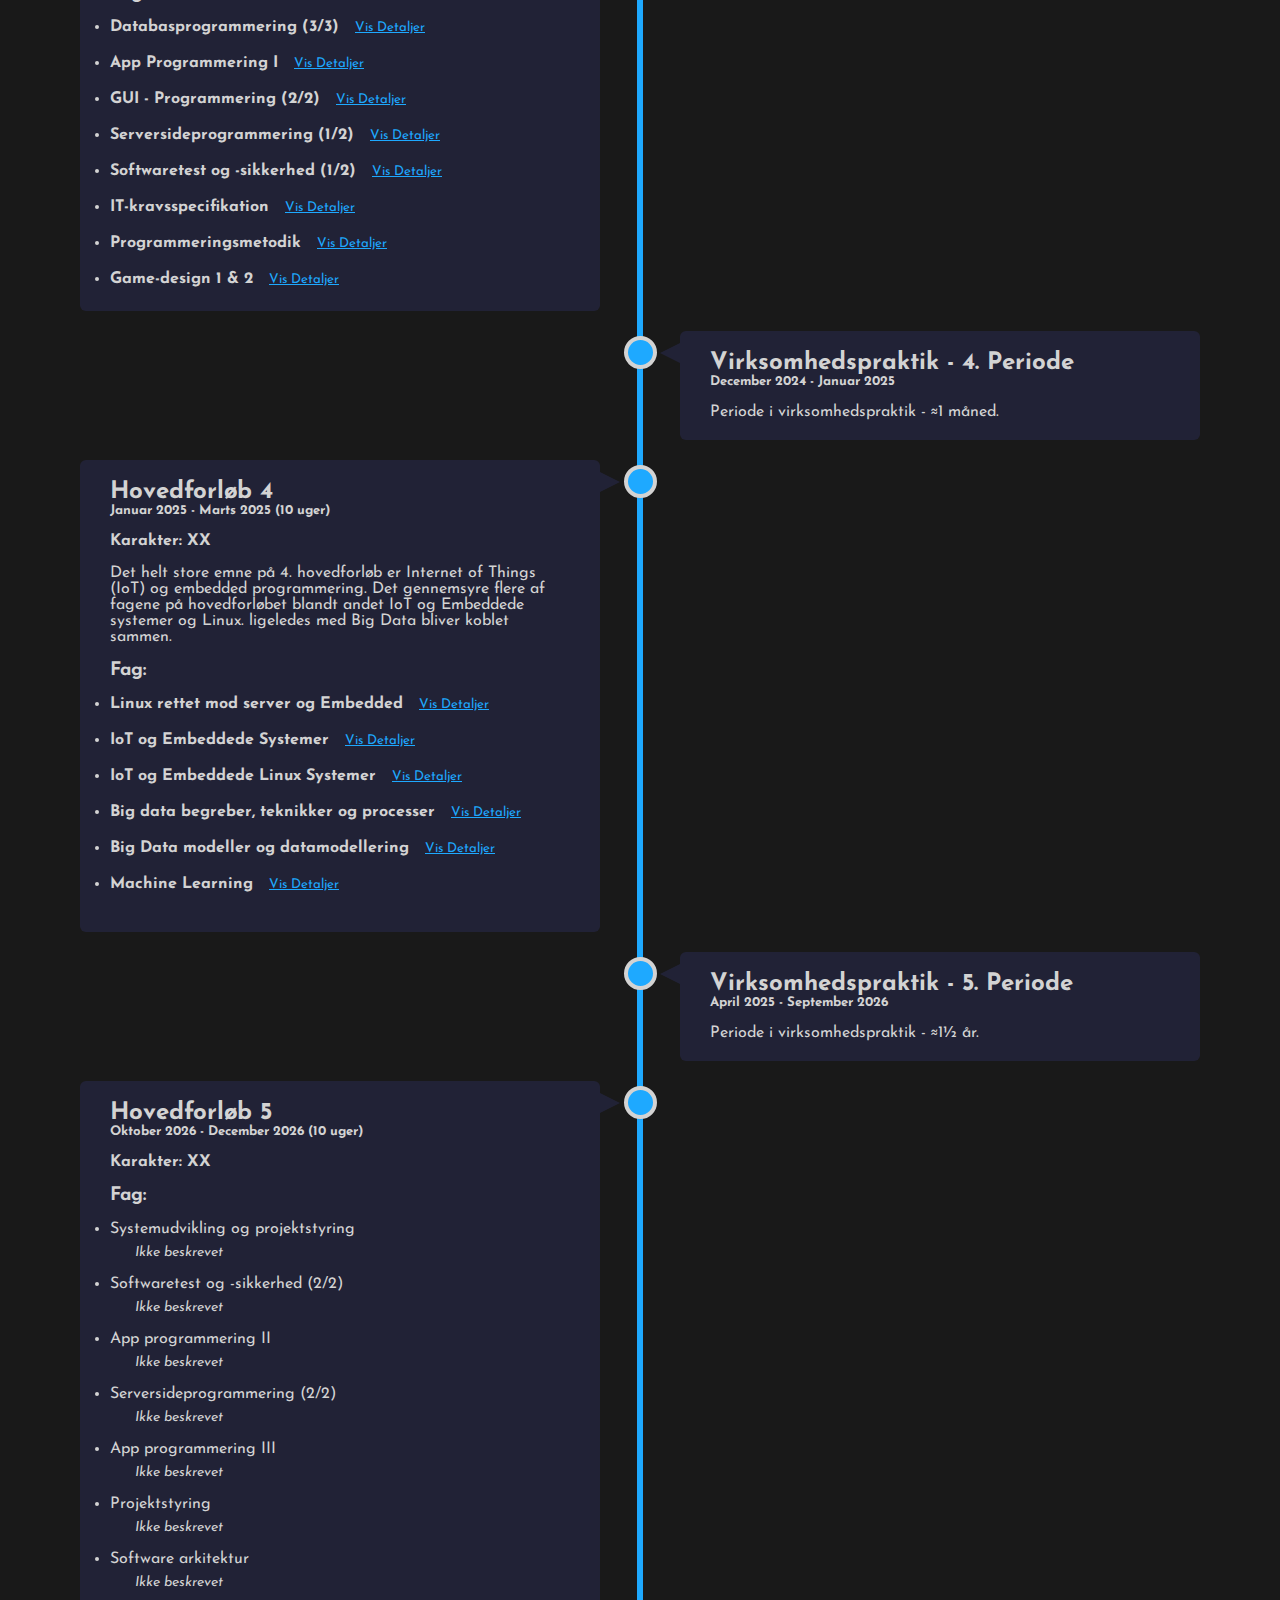
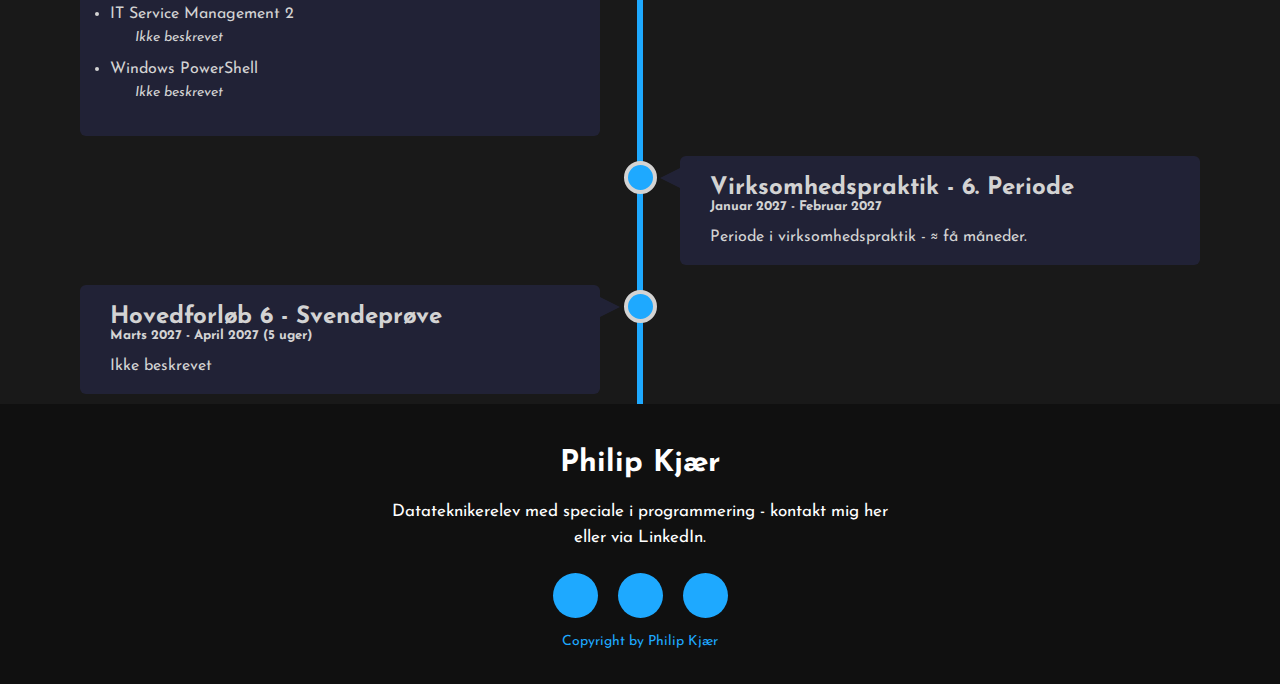
<file: Uddannelsesforløb.html>
<!DOCTYPE html>
<html>
    <head>
        <title>Philip Kjær - Portfolio</title>
        <link rel="icon" type="image/x-icon" href="../img/favicon-16x16.png">
        <link rel="stylesheet" type="text/css" href="../CSS/Generel_CSS.css">
        <link rel="stylesheet" type="text/css" href="../CSS/Education_CSS.css">

        <script src="JavaScript/script.js"></script>

        <link rel="preconnect" href="https://fonts.gstatic.com">
        <link href="https://fonts.googleapis.com/css2?family=Josefin+Sans:ital,wght@0,100;0,200;0,300;0,400;0,500;0,600;0,700&display0swap" rel="stylesheet">

        <link rel="stylesheet" href="https://cdnjs.cloudflare.com/ajax/libs/font-awesome/6.4.0/css/all.min.css" integrity="sha512-iecdLmaskl7CVkqkXNQ/ZH/XLlvWZOJyj7Yy7tcenmpD1ypASozpmT/E0iPtmFIB46ZmdtAc9eNBvH0H/ZpiBw==" crossorigin="anonymous" referrerpolicy="no-referrer" />


    </head>
    <body>
        <!--Navbar-->
        <div class="pagenav">
            <nav>
                <h2>
                    <a href=index.html  class="logo">Philip <span>Kjær</span></a> 
                </h2>
                <ul>
                    <li><a href="index.html">Hjem</a></li>
                    <li><a href="About.html">Om Mig</a></li>
                    <li><a class="activePage" href="Uddannelsesforløb.html">Uddannelsesforløb</a></li>
                    <li><a href="Projekter.html">Projekter</a></li>
                </ul>
                <a href="Kontakt.html" class="btn">Kontakt</a>
            </nav>   
        </div>
        
        
        <!--Introduktion-->
        <section class="educationPage">
            <div class="main">
                <div class="education-text">

                    <h2>Uddannelsesforløb</h2>
                    <h5 style="text-decoration: underline #1ea9ff;">Datatekniker med speciale i programmering</h5>
                    
                    <p>
                        På data- og kommunikationsuddannelsen skifter man mellem at have undervisning på skolen og at være i virksomhedspraktik. Specialet i programmering tager afsæt i at udvikle avancerede systemer og forskellige typer applikationer, som er både drifts- og sikkerhedstestet. Specialet omfatter både programmering af hardware, komplekse databaseløsninger og avancerede produkter til særlige formål som f.eks. lagerstyring, handel eller statistiske beregninger.
                        <br><br>
                        Uddannelsen varer typisk 4½ år, ekskl. grundforløbet, hvoraf lærlingen er på skole i 55 uger.
                
                </p>
                </div>
            </div>
        </section>

        <!--TIMELINE-->
        <div class="timeline">

            <!--GRUNDFORLØB-->
            <div class="container left">
                <div class="content">
                    <h2>Grundforløb</h2>
                    <h5>August 2022 - Januar 2023 - (20 uger)</h3>
                    <br>
                    <p> Karakter: 10</p>
                    <br>
                    <h3>Fag:</h3>
                    <br>
                        <li>IT-Kendskab</li>
                        <ul>
                            <li>
                                IT-kendskab omhandler de generelle begreber og elementer som er nødvendige for at tage en IT-uddannelse.
                            </li>
                        </ul><br>
                        <li>Netværk
                            <ul>
                                <li>
                                    Cisco kurset CCNAv7: Introduction to Networks - bestod med 78.8%
                                </li>
                            </ul><br>
                        </li>
                        <li>Server
                            <ul>
                                Hovedfokus på praktisk arbejde med en server hvor man implementere forskellige elementer, såsom:
                                <br>- DHCP
                                <br>- DNS
                                <br>- Group Polices
                                <br>- AD
                            </ul><br>
                        </li>
                        <li>Programmering
                            <ul>
                                <li>- Hvad er kodning?</li>
                                <li>- Grundlæggende koncepter som loops, kontrolstruktuerer, variabler og klasser</li>
                                <li>- C# Syntaks</li>
                            </ul><br>
                        </li>
                </div>
            </div>

            <!--VIRKSOMHEDSPRAKTIK 1-->
            <div class="container right">
                <div class="content">
                    <h2>Oplæringcenter - Techcollege</h2>
                    <h5>Februar 2023 - Juli 2023</h5>
                    <br>
                    <p>
                        Min første periode i Oplæringcenteret var der hovedsageligt fokus på at blive mere komfortable med at skrive kode og gennerelle kodekoncepter i C#. Der var fokus på en hel del mindre opgaver som skulle give erfaring i generel kodning fremfor større projekter. Samtidig var der frihed til at eksperimentere lidt med forskellige teknologier og sprog, bl.a. kiggede jeg på Python og ASP.NET i en introducerende kapacitet.
                    </p>
                    <br>
                    <h3>Projekter</h3>
                    <br>
                    <li>Programmeringssprog</li>
                    <ul>
                        <li>Opgave omhandlende Programmeringssprog
                            <br>
                            <br>
                            <a href="#">Link til Projekt</a>
                        </li>
                    </ul><br>
                    <li>Portfolio Hjemmeside</li>
                    <ul>
                        <li>Hjemmeside til projekter - HTML og CSS
                            <br>
                            <br>
                            <a href="index.html">Link til Projekt</a>
                        </li>
                    </ul><br>
                    <li>Vejr Applikation - WPF</li>
                    <ul>
                        <li>En Desktop applikation lavet med OpenWeathers API til at fremvise informationer om vejret baseret på en given lokation.
                            <br>
                            <br>
                            <a href="#">Link til Projekt</a>
                        </li>
                    </ul><br>
                </div>
            </div>

            <!--HOVEDFORLØB 1-->
            <div class="container left">
                <div class="content">
                    <h2>Hovedforløb 1</h2>
                    <h5>August 2023 - Oktober 2023 - (10 uger)</h5><br>
                    <h4>Karakter: 11.0 gennemsnit</h4><br>
                    <p>Fokuset på 1. hovedforløb er at gøre eleverne mere komfortable med at kode, etablere grundlæggende koncepter inden for programmering og lærer om databaser. Dette gives til udtryk i tværfagligheden på hovedforløbet da flere fag går på tværs af hinanden.</p><br>
                    <h3>Fag:</h3><br>
                    <li><strong>Grundlæggende Programmering&emsp;</strong><button class="show-details" id="programming" onclick="showMore(this.id)">Vis Detaljer</button></li>
                    <div class="details" id="programming-details">
                        <p>Faget fokuserede på at give en bred forståelse af programmeringskoncepter og -værktøjer, så man er i stand til at udvikle effektive og pålidelige programmer, såsom;</p>
                        <ul>
                            <li>- Git & versionsstyring</li><br>
                            <li>- Debugging</li><br>
                            <li>- Unit testing</li><br>
                            <li>- Clean code</li><br>
                            <li>- Generel koding</li>
                        </ul>
                    </div><br>

                    <li><strong>Objektorienteret Programmering (1/2)&emsp;</strong><button class="show-details" id="OOP1" onclick="showMore(this.id)">Vis Detaljer</button></li>
                    <div class="details" id="OOP1-details">
                        <p>Praktisk erfaring og dybere forståelse af OOP-koncepter til udvikling af komplekse programmer og softwareløsninger. Emnerne som blev gennemgået var:</p>
                        <ul>
                            <li>- Klasser</li><br>
                            <li>- Objekter</li><br>
                            <li>- Exeception Handling</li><br>
                            <li>- Indkapsling</li><br>
                            <li>- Polymorfi</li><br>
                            <li>- Nedarvning</li><br>
                            <li>- Acess Modifiers</li><br>
                            <li>- Override og Overload metoder</li>
                        </ul>
                    </div><br>

                    <li><strong>Clientsideprogrammering (1/2)&emsp;</strong><button class="show-details" id="CSP1" onclick="showMore(this.id)">Vis Detaljer</button></li>
                    <div class="details" id="CSP1-details">
                        <p>Grundlæggende forståelse af web-programmering og -udvikling med færdigheder til at bygge en simpel webside. Emner gennemgået var:</p>
                        <ul>
                            <li>- HTML Syntaks</li><br>
                            <li>- CSS</li><br>
                            <li>- Box Modellen</li><br>
                            <li>- Bootstrap</li><br>
                            <li>- Client Server Akitektur</li>
                        </ul>
                    </div><br>

                    <li><strong>Databasprogrammering (1/3)&emsp;</strong><button class="show-details" id="DBP1" onclick="showMore(this.id)">Vis Detaljer</button></li>
                    <div class="details" id="DBP1-details">
                        <p>Grundlæggende forståelse for at programmere med relationelle databaser og færdigheder i oprettelse, administration og forespørgsler med T-SQL. Fik kendskab til følgende elementer;</p>
                        <ul>
                            <li>- T-SQL</li><br>
                            <li>- Tabeller, kolonner & felter</li><br>
                            <li>- CRUD-implementering i C#</li><br>
                            <li>- Nøgler og relationer</li><br>
                            <li>- Aggregering, subqueries og Joins</li>
                        </ul>
                    </div><br>

                    <li><strong>Serverteknologi 1 - Databaseserver&emsp;</strong><button class="show-details" id="ST1DB" onclick="showMore(this.id)">Vis Detaljer</button></li>
                    <div class="details" id="ST1DB-details">
                        <p>Færdigheder til at administrere og optimere en Microsoft SQL-server og dens databaser, der var fokus på driften af en server. Fik kendskab til følgende elementer;</p>
                        <ul>
                            <li>- Introduktion til Relationelle Databaser</li><br>
                            <li>- Administration af brugeres rettigheder og adgang</li><br>
                            <li>- SQLCMD - SQL Syntaks introduktion</li><br>
                            <li>- Backups og Recovery - Fokus på backup strategier og metoder</li><br>
                            <li>- Metadata, Monitorering og Optimering af en database</li><br>
                            <li>- Views og Stored Procedures</li>
                        </ul>
                    </div><br>


                    <li><strong>Netværk&emsp;</strong><button class="show-details" id="Network" onclick="showMore(this.id)">Vis Detaljer</button></li>
                    <div class="details" id="Network-details">
                        <p>Faget var delt op i to dele - Infrastruktur og Programmering.<br>Infrastrukturdelen havde fokus på:</p>
                        <ul>
                            <li>- Repetition af OSI-modellen, IPV4 og DHCP</li><br>
                            <li>- Opbygning af et segmenteret neværk</li><br>
                            <li>- VLAN og NAT</li>
                        </ul><br>
                        <p>Programmeringsdelen fokuserede på kodning af applikationer til "Netværksfaget" - hovedsageligt hvordan man fik et program til at kunne Subnette IPv4 addresser. Der var fokus på følgende:</p>
                        <ul>
                            <li>- WPF - C# teknologi</li><br>
                            <li>- Subnetting</li><br>
                            <li>- Generel Kodestruktur og benyttelse af OOP</li><br>
                            <li>- Talsystemer og talkonvertering</li>
                        </ul>
                    </div><br>

                    <li><strong>Computerteknologi&emsp;</strong><button class="show-details" id="ComTech" onclick="showMore(this.id)">Vis Detaljer</button></li>
                    <div class="details" id="ComTech-details">
                        <p>Fokus på Docker som teknologi og virtualisering generelt, med henblik på hvordan det virker, hvordan man bruger det og hvorfor det er blevet en industri standard i mange virksomheder i dag.</p>
                        <ul>
                            <li>- Virtualisering og Containere</li><br>
                            <li>- Docker</li><br>
                            <li>- Docker Compose</li><br>
                            <li>- Docker Images</li><br>
                            <li>- Docker Network</li><br>
                            <li>- Introduktion til RAID, Docker Swarm og Kubernetes</li>
                        </ul>
                    </div>
                </div>
            </div>

            <!--VIRKSOMHEDSPRAKTIK 2-->
            <div class="container right">
                <div class="content">
                    <h2>Oplæringcenter - Techcollege</h2>
                    <h5>Oktober 2023 - April 2024</h5>
                    <br>
                    <p>
                        Fokus på emner lært på 1. hovedforløb - særligt C#, WPF, SQL.
                    </p>
                    <br>
                    <h3>Projekter</h3>
                    <br>
                    <li>Simplificeret Lagersystem - WPF</li>
                    <ul>
                        <li>Vi fik til opgave at lave en opgave til de elever som skal starte på deres første hovedforløb og skulle så selv lave den først.
                            <br>
                            <br>
                            <a href="#">Link til Projekt</a>
                        </li>
                    </ul><br>
                </div>
            </div>

            <!--HOVEDFORLØB 2-->
            <div class="container left">
                <div class="content">
                    <h2>Hovedforløb 2</h2>
                    <h5>April 2024 - Juni 2024 (10 uger)</h5><br>
                    <h4>Karakter: XX</h4><br>
                    <p>H2 forsætter i det spor som H1 lagde i forhold til programmering og databaser. Formålet er dermed at at forbinde fagene bedst muligt og det sker med OOP, Databaseprogrammering og GUI-programmering. Som alle sættes i relation til et fælles projekt.</p><br>
                    <h3>Fag:</h3><br>
                    
                        <li><strong>Objektorienteret Programmering (2/2)&emsp;</strong><button class="show-details" id="OOP2" onclick="showMore(this.id)">Vis Detaljer</button></li>
                        <div class="details" id="OOP2-details">
                            <p>Fortsættelse af faget "OOP" fra H1, hvor der vil være fokus på repetition og udbygning af kendte begreber fra H1, samt introduktion af nye begreber herunder:</p>
                            <ul>
                                <li>- Threading</li><br>
                                <li>- Lambda</li><br>
                                <li>- Anonyme metoder</li>
                            </ul>
                        </div><br>

                        <li><strong>Databasprogrammering (2/3)&emsp;</strong><button class="show-details" id="DBP2" onclick="showMore(this.id)">Vis Detaljer</button></li>
                        <div class="details" id="DBP2-details">
                            <p>Fortsættelse af faget fra H1 - der vil være fokus på mere komplicerede queries, triggers og hvordan man sikre sin database mod angreb og andet såsom:</p>
                            <ul>
                                <li>- Beskyttelse mod SQL-Injection</li><br>
                                <li>- Introduktion Til ORMs (Object relational Mapping)</li><br>
                                <li>- Database koncepter i C# og hvordan de bruges</li>
                            </ul>
                        </div><br>
                        
                        <li><strong>GUI - Programmering (1/2)&emsp;</strong><button class="show-details" id="GUIP1" onclick="showMore(this.id)">Vis Detaljer</button></li>
                        <div class="details" id="GUIP1-details">
                            <p>Fokus vil være på programmering af en grafisk brugerflade - enten WPF eller Avalonia - med baggrund i en MVVM opbygning. <br>Emner som bliver berørt:</p>
                            <ul>
                                <li>- MVVM</li><br>
                                <li>- UI Design Pattern</li><br>
                                <li>- Usability Test</li><br>
                                <li>- Event Handling</li><br>
                                <li>- Designe, udvikle og anvende "Custom-controls"</li>
                            </ul>
                        </div><br>
                        
                        <li><strong>Clientsideprogrammering (2/2)&emsp;</strong><button class="show-details" id="CSP2" onclick="showMore(this.id)">Vis Detaljer</button></li>
                        <div class="details" id="CSP2-details">
                            <p>Dette bygger videre på faget fra H1, dog med fokus på JavaScript fremfor HTML og CSS. Formålet er at kunne benytte JavaScript til at give en webside funktionalitet, og benytte JQuery og AJAX til at kommunikere med en backend web service. <br> faget har introduceret følgende emner:</p>
                            <ul>
                                <li>- JavaScript</li><br>
                                <li>- JQuery</li><br>
                                <li>- AJAX - Asynchronous JavaScript And XML</li><br>
                                <li>- Sikkerhedsaspekter forbundet med clientsideprogrammering</li>
                            </ul>
                        </div><br>
                        
                        <li><strong>Serveradministration og sikkerhed&emsp;</strong><button class="show-details" id="SoS" onclick="showMore(this.id)">Vis Detaljer</button></li>
                        <div class="details" id="SoS-details">
                            <p>Fokus på serveradministration i forhold til et client-serversystem. Dette fag er derfor fokus på AD domain services som DHCP og DNS samt hvordan man optimere sikkerheden på AD og applikationer på serveren. derudover vil følgende også blive lagt vægt på:</p>
                            <ul>
                                <li>- Konfiguration af domæner og domæneskove og redegørelse for trusts og sites.</li><br>
                                <li>- Oprettelse og administration af bruger- og gruppekonti, samt tilladelser til forskellige ressourcer.</li><br>
                                <li>- Konfiguration af Backup, Recovery og replikering af Active Directory.</li><br>
                                <li>- Anvendelse af lokal sikkerhed på et netværk, herunder omdøbe konti, ændre konto-egenskaber, administration af brugerkonti herunder resette password og slette konti.</li><br>
                                <li>- Administration af en Member Server, lokale sikkerheds- og gruppepolitikker, herunder implementering, auditering og auditpolitik, sikkerhedslog, krypteret filesystem og anvendelse af hjælpeværktøjer til sikkerhedskonfiguration.</li><br>
                                <li>- Administration og Konfiguration af Domain Controllerens lokale sikkerhed, gruppe, domain og Site politikker og rangfølgen af implementerede politikker</li>
                            </ul>
                        </div><br>

                        <li><strong>Serverteknologi 2&emsp;</strong><button class="show-details" id="ST2" onclick="showMore(this.id)">Vis Detaljer</button></li>
                        <div class="details" id="ST2-details">
                            <p>Faget har fokus på sikkerhed på serverniveau samt administration.<br>Hovedsageligt følgende emner:</p>
                            <ul>
                                <li>- Installere og konfigurere serversystem med netværkstjenester som DHCP, DNS, Firewall/Routing.</li><br>
                                <li>- Delegere DNS-zoner mellem flere servere.</li><br>
                                <li>- Opsætte fjernadgang og VPN på serveroperativsystemet.</li><br>
                                <li>- Konfigurere netværkssikkerhed med PKI, IPSec, Radius og lignende.</li><br>
                                <li>- Administrere storage og printning, samt brugertilladelser.</li><br>
                                <li>- Bruge værktøjer til administration, backup, overvågning og fejlretning.</li><br>
                                <li>- Forstå centrale cloudbaserede serverdriftsbegreber.</li>
                            </ul>
                        </div><br>

                        <li><strong>IT Service Management 1&emsp;</strong><button class="show-details" id="ITSM1" onclick="showMore(this.id)">Vis Detaljer</button></li>
                        <div class="details" id="ITSM1-details">
                            <p>Her er der fokus på supportdelen af IT faget <br>Faget arbejder med blandt andet:</p>
                                <ul>
                                    <li>- Redegørelse af de almindelige roller, der findes i og omkring 1st level support og 2nd level support.</li><br>
                                    <li>- Service Requests opgaver - Hvad er det, hvordan benyttes det og hvordan optimere man det. </li><br>
                                    <li>- Indsamling, vurdering, sortering og registrering af relevante symptomer og informationer ved fejl og henvendelser om hjælp.</li><br>
                                    <li>- Problembeskrivelser ud fra analyse af objekter, indsamlede symptomer og gennemførte problemløsningsaktiviteter.</li><br>
                                    <li>- Finde, vurdere og anvende eksisterende viden og dokumentation til problemløsning og support.</li>
                                </ul>
                        </div>
                        <ul>
                            <li>
                                
                            </li>
                        </ul><br>
                </div>
            </div>

            <!--VIRKSOMHEDSPRAKTIK 3-->
            <div class="container right">
                <div class="content">
                    <h2>Virksomhedspraktik - 3. Periode</h2>
                    <h5>Juni 2024 - Oktober 2024</h5>
                    <br>
                    <p>
                        Periode i virksomhedspraktik - flere måneder.
                    </p>
                </div>
            </div>

            <!--HOVEDFORLØB 3-->
            <div class="container left">
                <div class="content">
                    <h2>Hovedforløb 3</h2>
                    <h5>Oktober 2024 - December 2024 (10 uger)</h5><br>
                    <h4>Karakter: XX</h4><br>
                    <h3>Fag:</h3><br>

                    <li><strong>Databasprogrammering (3/3)&emsp;</strong><button class="show-details" id="LRmSoE" onclick="showMore(this.id)">Vis Detaljer</button></li>
                    <div class="details" id="LRmSoE-details">
                        <p>Sidste del af Databaseprogrammering - generel fokus på samme emner som tidligere men med større kompleksitet.</p>
                        <ul>
                            <li>- Hovedfokus på ORMs</li><br>
                            <li>- Generel brug af databaser i programmering </li>
                        </ul>
                    </div><br>

                    <li><strong>App Programmering I&emsp;</strong><button class="show-details" id="AppProg1" onclick="showMore(this.id)">Vis Detaljer</button></li>
                    <div class="details" id="AppProg1-details">
                        <p>Faget har fokus på programmering af en applikation til mobile enheder. formålet er at kunne beskrive, udvikle, teste og dokumentere en enkel applikation. <br><br>Derudover er der fokus på at eleven kan:</p>
                        <ul>
                            <li>- udvikle en simpel app til mobile enheder.</li><br>
                            <li>- redegøre for filstrukturen i et native app-projekt i udviklingsværktøjet.</li><br>
                            <li>- redegøre for en app's Life Cycle, dvs. hvilke metoder der udføres når en app startes, skjules, vises og afsluttes.</li><br>
                            <li>- med et grafisk værktøj designe en brugerflade med de mest almindelige elementer.</li><br>
                            <li>- redegøre for og anvende relevante eventhandlers for brugerfladen.</li><br>
                            <li>- gennem en brugertest dokumentere funktionaliteten og brugeroplevelsen i en udviklet app.</li>
                        </ul>
                    </div><br>

                    <li><strong>GUI - Programmering (2/2)&emsp;</strong><button class="show-details" id="GUIP2" onclick="showMore(this.id)">Vis Detaljer</button></li>
                    <div class="details" id="GUIP2-details">
                        <p>Fortsættelsen af GUI-programmering fra H2 - Fokus vil være på en SPA - og hvordan det virker. <br><br>Der vil blandt andet være fokus på:</p>
                        <ul>
                            <li>- multitrådet applikationsudvikling</li><br>
                            <li>- sikkerhedsaspektet i forhold til en SPA løsning.</li>
                        </ul>
                    </div><br>

                    <li><strong>Serversideprogrammering (1/2)&emsp;</strong><button class="show-details" id="ServersideProg1" onclick="showMore(this.id)">Vis Detaljer</button></li>
                    <div class="details" id="ServersideProg1-details">
                        <p>Fokus på at udvikle serverside webapplikationer, herunder levering af HTML-kode til browseren, oprettelse af Web API og webtjenester til datadeling med klientapplikationer som browsere eller mobilapps. <br><br> Derudover vil der være fokus på:</p>
                        <ul>
                            <li>- Webapplikationsarkitektur.</li><br>
                            <li>- Validering og testing.</li><br>
                            <li>- Sikkerhed, herunder også aspekter af kryptografi og datakryptering.</li><br>
                            <li>- Deployment.</li>
                        </ul>
                    </div><br>

                    <li><strong>Softwaretest og -sikkerhed (1/2)&emsp;</strong><button class="show-details" id="SoftwareToS1" onclick="showMore(this.id)">Vis Detaljer</button></li>
                    <div class="details" id="SoftwareToS1-details">
                        <p>Introduktion til softwaretest og sikkerhed - vile blive udbygget mere på H5</p>
                        <ul>
                            <li>- Introduktion til grundlæggende test</li><br>
                            <li>- Testmetodikker</li><br>
                            <li>- Testing aspekter - softwaretest, systemtest m.m.</li>
                        </ul>
                    </div><br>

                    <li><strong>IT-kravsspecifikation&emsp;</strong><button class="show-details" id="kravspec" onclick="showMore(this.id)">Vis Detaljer</button></li>
                    <div class="details" id="kravspec-details">
                        <p>Fokus på at kunne omsætte en kundes krav til et produkt- og designkrav, samt herudfra udarbejde og dokumentere en kvalificeret kravsspecifikation.<br><br>Derudover vil man opnå kendskab til følgende:</p>
                        <ul>
                            <li>- Accepttest</li><br>
                            <li>- UML notation</li><br>
                            <li>- Analysere en kravspecifikation i forbindelse med afgivelse/indhentning af tilbud</li>
                        </ul>
                    </div><br>

                    <li><strong>Programmeringsmetodik&emsp;</strong><button class="show-details" id="programMetodik" onclick="showMore(this.id)">Vis Detaljer</button></li>
                    <div class="details" id="programMetodik-details">
                        <p>Hovedfokus på Agile og Scrum som programmeringmetodik indenfor software udvikling - dog vil XP og TDD også blive berørt.<br><br>Emner omhandler:</p>
                        <ul>
                            <li>- Agile metoder og -Manifest</li>
                            <li>-  Scrums tre roller: 
                                <ul>
                                    <li>ProductOwner</li>
                                    <li>ScrumMaster</li>
                                    <li>ScrumTeam</li>
                                </ul>
                            </li><br>

                            <li>- Scrums tre ceremonier:
                                <ul>
                                    <li>SprintPlanningWorkshop</li>
                                    <li>DailyScrum</li>
                                    <li>SprintReviewMeeting</li>
                                </ul>
                            </li><br>

                            <li>- Scrums tre værktøjer:
                                <ul>
                                    <li>ProductBacklog</li>
                                    <li>SprintBacklog</li>
                                    <li>BurnDownChart</li>
                                </ul>
                            </li><br>

                            <li>- Aktiviteter, teknikker og principper, som indgår i Extreme Programming (XP), herunder de fire grundlæggende aktiviteter i softwareudviklingsprocessen og Pair programming.</li><br>
                            <li>-  principperne omkring Test Driven Development (TDD).</li>
                        </ul>
                    </div><br>

                    <li><strong>Game-design 1 & 2&emsp;</strong><button class="show-details" id="gameDesign" onclick="showMore(this.id)">Vis Detaljer</button></li>
                    <div class="details" id="gameDesign-details">
                        <p>Dette er et "valgfag" som er valgt af uddannelsesstedet. Faget skal introducere en for generelle spiludviklingskoncepter, hvordan man bruger en game-engine og hvordan man designer spil men en simplificeret AI.<br><br>Fokus vil være på følgende:</p>
                        <ul>
                            <li>- Kendskab til spiludvikling, herunder en game-engine, hovedsageligt, Godot.</li><br>
                            <li>- Planlægge et simpelt 2D spil, f.eks. et platformsspil.</li><br>
                            <li>- Udviklingsfilosofien prototyping og usabilitytes.</li><br>
                            <li>- Udarbejdelse af flere level design</li><br>
                            <li>- Implementering af flere scener og skifte mellem disse</li><br>
                            <li>- event-styring</li><br>
                            <li>- konfigurationsfiler og gemme data - fx en highscore-liste</li><br>
                            <li>- Implementering af en simpel AI</li><br>
                            <li>- Flocking behaviour og de 3 regler for flocking - Cohesion, alignment, Seperation</li>
                        </ul><br>
                    </div>
                </div>
            </div>

            <!--VIRKSOMHEDSPRAKTIK 4-->
            <div class="container right">
                <div class="content">
                    <h2>Virksomhedspraktik - 4. Periode</h2>
                    <h5>December 2024 - Januar 2025</h5>
                    <br>
                    <p>
                        Periode i virksomhedspraktik - ≈1 måned.
                    </p>
                </div>
            </div>

            <!--HOVEDFORLØB 4-->
            <div class="container left">
                <div class="content">
                    <h2>Hovedforløb 4</h2>
                    <h5>Januar 2025 - Marts 2025 (10 uger)</h5><br>
                    <h4>Karakter: XX</h4><br>
                    <p>Det helt store emne på 4. hovedforløb er Internet of Things (IoT) og embedded programmering. Det gennemsyre flere af fagene på hovedforløbet blandt andet IoT og Embeddede systemer og Linux. ligeledes med Big Data bliver koblet sammen.</p><br>
                    <h3>Fag:</h3><br>
                    
                    <li><strong>Linux rettet mod server og Embedded&emsp;</strong><button class="show-details" id="LinuxServEmbd" onclick="showMore(this.id)">Vis Detaljer</button></li>
                    <div class="details" id="LinuxServEmbd-details">
                        <p>Formålet med dette fag er et give indsigt i Linux systemer og miljø.<br><br>Det vil blandt andet gennemgå følgende:</p>
                        <ul>
                            <li>- Linux kommandoer.</li><br>
                            <li>- Linux System, shell- og programmeringsmiljø.</li><br>
                            <li>- forskellige værktøjer og programmeringsmodellen til Linux.</li><br>
                            <li>- Programmeringsmodellen til forskellige Linux varianter, herunder Linux Server og embedded Linux.</li>
                        </ul>
                    </div><br>

                    <li><strong>IoT og Embeddede Systemer&emsp;</strong><button class="show-details" id="IoTES" onclick="showMore(this.id)">Vis Detaljer</button></li>
                    <div class="details" id="IoTES-details">
                        <p>Dette er det store fag på hovedforløbet - omkring 40% af hovedforløbet er dette fag. Formålet er at kunne redegøre for de forskellige begreber, teknikker, standarder, modeller og processer, der typisk indgår i IoT og IIoT løsninger. <br><br>Emner som blandt andet vil blive berørt:</p>
                        <ul>
                            <li>- Løsningsmuligheder ud fra konkrete cases på IoT/IIoT løsninger.</li><br>
                            <li>- Risici og udfordringer, der skal tages i betragtning ved IoT/IIoT.</li><br>
                            <li>- System- og integrationsmuligheder med IoT/IIoT på nuværende systemer.</li><br>
                            <li>- Kendte anvendelsesområder med IoT/IIoT.</li><br>
                            <li>- Opbygge en mindre prototype-løsning af et embedded system.</li><br>
                            <li>- Værktøjer til at kommunikere med et embedded system, og til håndtering af programudvikling.</li><br>
                            <li>- Styre input og output af data i et embedded system.</li>
                        </ul>
                    </div><br>

                    <li><strong>IoT og Embeddede Linux Systemer&emsp;</strong><button class="show-details" id="IoELS" onclick="showMore(this.id)">Vis Detaljer</button></li>
                    <div class="details" id="IoELS-details">
                        <p>Fokus på Embedde Linux systemer <br><br>Der vil være fokus på følgende:</p>
                        <ul>
                            <li>- Installere og opsætte et Linux-baseret styresystem på en embedded platform.</li><br>
                            <li>- Grundlæggende filstruktur i det Linux-baserede styresystem</li><br>
                            <li>- Eksternt klientprogram som fx winscp og puTTY, til at arbejde på et Linux-baseret styresystem.</li><br>
                            <li>- Via Shell kommandoer, installere, opgradere og afinstallere software på et Linux-baseret styresystem</li><br>
                            <li>- Opsætte rettigheder og brugerprofiler på et Linux-baseret styresystem</li><br>
                            <li>- Udvikle applikation på et Linux-baseret embedded system.</li><br>
                            <li>- Opbygge og udvikle et IoT/IIoT-baseret system, som kan indlæse data fra sensorer som fx vision-sensorer, eller data fra intelligente sensorer, behandle dataene og videresende dem til et centralt system eller en skyløsning.</li><br>
                            <li>- Viden om sikkerhed, følge Best-Practice sikkerhedsanvisninger, og tage stilling til nødvendigheden af procedurer for løbende opdatering.</li>
                        </ul>
                    </div><br>

                    <li><strong>Big data begreber, teknikker og processer&emsp;</strong><button class="show-details" id="BDbtop" onclick="showMore(this.id)">Vis Detaljer</button></li>
                    <div class="details" id="BDbtop-details">
                        <p>Ikke beskrevet</p>
                        <ul>
                            <li></li>
                        </ul>
                    </div><br>

                    <li><strong>Big Data modeller og datamodellering&emsp;</strong><button class="show-details" id="BDMoDM" onclick="showMore(this.id)">Vis Detaljer</button></li>
                    <div class="details" id="BDMoDM-details">
                        <p>Ikke beskrevet</p>
                        <ul>
                            <li></li>
                        </ul>
                    </div><br>

                    <li><strong>Machine Learning&emsp;</strong><button class="show-details" id="MachineLearning" onclick="showMore(this.id)">Vis Detaljer</button></li>
                    <div class="details" id="MachineLearning-details">
                        <p>Ikke beskrevet</p>
                        <ul>
                            <li></li>
                        </ul>
                    </div><br>
                </div>
            </div>

            <!--VIRKSOMHEDSPRAKTIK 5-->
            <div class="container right">
                <div class="content">
                    <h2>Virksomhedspraktik - 5. Periode</h2>
                    <h5>April 2025 - September 2026</h5>
                    <br>
                    <p>
                        Periode i virksomhedspraktik - ≈1½ år.
                    </p>
                </div>
            </div>

            <!--HOVEDFORLØB 5-->
            <div class="container left">
                <div class="content">
                    <h2>Hovedforløb 5</h2>
                    <h5>Oktober 2026 - December 2026 (10 uger)</h5>
                    <br>
                    <h4>Karakter: XX</h4>
                    <br>
                    <h3>Fag:</h3>
                    <br>
                    <li>Systemudvikling og projektstyring</li>
                    <ul>
                        <li>
                            Ikke beskrevet
                        </li>
                    </ul><br>
                    <li>Softwaretest og -sikkerhed (2/2)</li>
                    <ul>
                        <li>
                            Ikke beskrevet
                        </li>
                    </ul><br>
                    <li>App programmering II</li>
                    <ul>
                        <li>
                            Ikke beskrevet
                        </li>
                    </ul><br>
                    <li>Serversideprogrammering (2/2)</li>
                    <ul>
                        <li>
                            Ikke beskrevet
                        </li>
                    </ul><br>
                    <li>App programmering III</li>
                    <ul>
                        <li>
                            Ikke beskrevet
                        </li>
                    </ul><br>
                    <li>Projektstyring</li>
                    <ul>
                        <li>
                            Ikke beskrevet
                        </li>
                    </ul><br>
                    <li>Software arkitektur</li>
                    <ul>
                        <li>
                            Ikke beskrevet
                        </li>
                    </ul><br>
                    <li>IT Service Management 2</li>
                    <ul>
                        <li>
                            Ikke beskrevet
                        </li>
                    </ul><br>
                    <li>Windows PowerShell</li>
                    <ul>
                        <li>
                            Ikke beskrevet
                        </li>
                    </ul><br>
                </div>
            </div>

            <!--VIRKSOMHEDSPRAKTIK 6-->
            <div class="container right">
                <div class="content">
                    <h2>Virksomhedspraktik - 6. Periode</h2>
                    <h5>Januar 2027 - Februar 2027</h5>
                    <br>
                    <p>
                        Periode i virksomhedspraktik - ≈ få måneder.
                    </p>
                </div>
            </div>

            <!--HOVEDFORLØB 6 -- SVENDEPRØVE-->
            <div class="container left">
                <div class="content">
                    <h2>Hovedforløb 6 - Svendeprøve</h2>
                    <h5>Marts 2027 - April 2027 (5 uger)</h5>
                    <br>
                    <p>Ikke beskrevet</p>
                </div>
            </div>
        </div>

        <!--FOOTER-->
        <footer>
            <p>Philip Kjær</p>
            <p>Datateknikerelev med speciale i programmering - kontakt mig her eller via LinkedIn.</p>
            <div class="social">
                <a href="#"><i class="fa-brands fa-linkedin"></i></a>
                <a href="#"><i class="fa-brands fa-github"></i></a>
                <a href="#"><i class="fa-solid fa-envelope"></i></a>
            </div>
            <p class="end">Copyright by Philip Kjær</p>
        </footer>
    </body>
</html>
</file>
<file: CSS/CSS1.css>
*{
    padding: 0;
    margin: 0;
    font-family: "Josefin Sans", sans-serif;
    box-sizing: border-box;
}
.hero{
    height: 100vh;
    width: 100%;
    background-image: url(../img/Background\ v3.jpg);
    background-size: cover;
    background-position: center;
}
nav{
    display: flex;
    align-items: center;
    justify-content: space-between;
    padding-top: 45px;
    padding-left: 8%;
    padding-right: 8%;
}
.logo{
    color: white;
    font-size: 35px;
    letter-spacing: 1px;
    cursor: pointer;
    text-decoration: none;
}
span{
    color: #1ea9ff;
}
nav ul li{
    list-style-type: none;
    display: inline-block;
    padding: 10px 25px;
}
nav ul li a{
    color: white;
    text-decoration: none;
    font-weight: bold;
    text-transform: capitalize;
}
nav ul li a:hover{
    color: #1ea9ff;
    transition: .4s;
    /* #f9004d */
}
.btn{
   background-color: #1ea9ff;
   color: white;
   text-decoration: none;
   border: 2px solid transparent;
   font-weight: bold;
   padding: 10px 25px;
   border-radius: 30px;
   transition: transform .4s;
}
.btn:hover{
    transform: scale(1.2)
}
.content{
    position: absolute;
    top: 50%;
    left: 8%;
    transform: translateY(-50%);
}
h1{
    color: white;
    margin: 20px 0px 20px;
    font-size: 75px;
}
h3{
    color: white;
    font-size: 25px;
    margin-bottom: 50px;
}
h4{
    color: #f7dff7d1;
    /*#fcfc*/
    letter-spacing: 2px;
    font-size: 20px;
}
.newlatter form{
    width: 380px;
    max-width: 100%;
    position: relative;
}
.newslatter form input:first-child{
display: inline-block;
width: 100%;
padding: 14px 130px 14px 15px;
border: 2px solid #1ea9ff;
outline: none;
border-radius: 30px;
}
.newslatter form input:last-child{
    position: absolute;
    display: inline-block;
    outline: none;
    border: none;
    padding: 10px 30px;
    border-radius: 30px;
    background-color: #1ea9ff;
    color: white;
    box-shadow: 0px 0px 5px #000, 0px 0px 15px #858585;
    bottom: 6px;
    right: 6px;
}







/* About Section*/
.about{
    width: 100%;
    padding: 100px 0px;
    background-color: #191919;
}
.about img{
    height: auto;
    width: 430px;
}
.about-text{
    width: 550px;
}
.main{
    width: 1130px;
    max-width: 95%;
    margin: 0 auto;
    display: flex;
    align-items: center;
    justify-content: space-around;
}
.about-text h2{
    color: white;
    font-size: 75px;
    text-transform: capitalize;
    margin-bottom: 20px;
}
.about-text h5{
    color: white;
    letter-spacing: 2px;
    font-size: 22px;
    text-transform: capitalize;
}
.about-text p{
    color: #f7dff7d1;
    letter-spacing: 1px;
    line-height: 28px;
    font-size: 18px;
    margin-bottom: 45px;
}
button{
    background-color: #1ea9ff;
    color: white;
    text-decoration: none;
    border: 2px solid transparent;
    font-weight: bold;
    padding: 13px 30px;
    border-radius: 30px;
    transition: .4s;
}
button:hover{
    background-color: transparent;
    border: 2px solid #1ea9ff;
    cursor: pointer;
}








/*Projekt section */
.projekt{
    background: #101010;
    width: 100%;
    padding: 100px 0px;
}
.title h2{
    color: white;
    font-size: 75px;
    width: 1130px;
    margin: 30px auto;
    text-align: center;
}

.box{
    display: flex;    
    justify-content: center;
    align-items: center;
    min-height: 400px;
}
.card{
    height: 365px;
    width: 335px;
    padding: 20px 35px;
    background: #191919;
    border-radius: 20px;
    margin: 15px;
    position: relative;
    overflow: hidden;
    text-align: center;
}
.card i{
    font-size: 50px;
    display: block;
    text-align: center;
    margin: 25px 0px;
    color: #1ea9ff;
}
h5{
    color: white;
    font-size: 23px;
    margin-bottom: 15px;
}
.pra p{
    color: #f7dff7d1;
    font-size: 16px;
    line-height: 27px;
    margin-bottom: 25px;
}
.card .button{
    background-color: #1ea9ff;
    color: white;
    text-decoration: none;
    border: 2px solid transparent;
    font-weight: bold;
    padding: 9px 22px;
    border-radius: 30px;
    transition: .4s;
}
.card .button:hover{
    background-color: transparent;
    border: 2px solid #1ea9ff;
    cursor: pointer;
}








/*Kontakt*/
.kontakt{
    width: 100%;
    height: 290px;
    background: #191919;
    display: flex;
    align-items: center;
    flex-direction: column;
    justify-content: center;
}
.kontakt p{
    color: white;
    font-size: 30px;
    font-weight: bold;
    margin-bottom: 25px;
}
.kontakt .button-two{
    background-color: #1ea9ff;
    color: white;
    text-decoration: none;
    border: 2px solid transparent;
    font-weight: bold;
    padding: 13px 30px;
    border-radius: 30px;
    transition: .4s;
}
.kontakt .button-two:hover{
    background-color: transparent;
    border: 2px solid #1ea9ff;
    cursor: pointer;
}
footer{
    position: relative;
    width: 100%;
    height: 400px;
    background: #101010;
    display: flex;
    flex-direction: column;
    align-items: center;
    justify-content: center;
}
footer p:nth-child(1){
    font-size: 30px;
    color: white;
    margin-bottom: 20px;
    font-weight: bold;
}
footer p:nth-child(2){
    color: white;
    font-size: 17px;
    width: 500px;
    text-align: center;
    line-height: 26px;
}

.social{
    display: flex;
}
.social a{
    width: 45px;
    height: 45px;
    display: flex;
    align-items: center;
    justify-content: center;
    background: #1ea9ff;
    border-radius: 50%;
    margin: 22px 10px;
    color: white;
    text-decoration: none;
    font-size: 20px;
}
.social a:hover{
    transform: scale(1.3);
    transition: .4s;
}
.end{
    position: absolute;
    color: #1ea9ff;
    bottom: 35px;
    font-size: 14px;
}






/*Nyt*/
.pagenav{
    height: 110px;
    width: 100%;
    background-image: url(../img/sl_031420_28950_10.jpg);
    background-size:cover;
    background-position: center;
}







/*Kompetence*/
.skills{
    width: 100%;
    padding: 100px 0px;
    background-color: #191919;
}
.skills-text{
    width: 550px;
}
.main{
    width: 1130px;
    max-width: 95%;
    margin: 0 auto;
    display: flex;
    align-items: center;
    justify-content: space-around;
}
.skills-text h2{
    color: white;
    font-size: 75px;
    text-transform: capitalize;
    margin-bottom: 20px;
}
.skills-text h3{
    color: white;
    letter-spacing: 2px;
    font-size: 18px;
    text-transform: capitalize;
}
.skills-text h5{
    color: white;
    letter-spacing: 2px;
    font-size: 22px;
    text-transform: capitalize;
}
.skills-text p{
    color: #f7dff7d1;
    letter-spacing: 1px;
    line-height: 28px;
    font-size: 18px;
    margin-bottom: 45px;
}









.tab-titles{
    display: flex;
    margin: 20px 0 40px;
}
.tab-links{
    margin-right: 50px;
    font-size: 18px;
    font-weight: 500;
    cursor: pointer;
    position: relative;
}
.tab-links::after{
    content: '';
    width: 0;
    height: 3px;
    background: #1ea9ff;
    position: absolute;
    left: 0;
    bottom: -5px;
    transition: 0.5s;
}
.tab-links.active-link::after{
    width: 50%;
}
.tab-contents ul li{
    color: white;
    list-style:none;
    font-size: 15px;
    margin: 10px 0 15px;
}
.tab-contents ul li span{
    color: #1ea9ff;
    font-size: 18px;
}
.tab-contents{
    display: none;
}
.tab-contents.active-tab{
    display: block;
}
</file>
<file: CSS/Index.css>
.hero{
    background-color: #00000f;
}
</file>
<file: CSS/Generel_CSS.css>
/* || General Style || */
*{
    padding: 0;
    margin: 0;
    font-family: "Josefin Sans", sans-serif;
    box-sizing: border-box;
}

/* Navigation + Navbar Section*/
.hero{
    height: 100vh;
    width: 100%;
    background-color: #010123;
    background-image: url(../img/sl_031420_28950_10.jpg);
    background-size: cover;
    background-position: center;
}
nav{
    display: flex;
    align-items: center;
    justify-content: space-between;
    padding-top: 45px;
    padding-left: 8%;
    padding-right: 8%;
}
.logo{
    color: white;
    font-size: 35px;
    letter-spacing: 1px;
    cursor: pointer;
    text-decoration: none;
}
span{
    color: #1ea9ff;
}
nav ul li{
    list-style-type: none;
    display: inline-block;
    padding: 10px 25px;
}
nav ul li a{
    color: white;
    text-decoration: none;
    font-weight: bold;
    text-transform: capitalize;
}
nav ul li a:hover{
    color: #1ea9ff;
    transition: .4s;
    /* #f9004d */
}
nav ul li a.activePage{
    font-size: 25px;
    text-decoration: underline #1ea9ff;
}

.pagenav{
    position: sticky;
    top: 0px;
    z-index: 2;
    height: 110px;
    width: 100%;
    background-color: #010123;
    background-image: url(../img/sl_031420_28950_10.jpg);
    background-size:cover;
    background-position: center;
}
/*Contact - Button - Start*/
.btn{
   background-color: #1ea9ff;
   color: white;
   text-decoration: none;
   border: 2px solid transparent;
   font-weight: bold;
   padding: 10px 25px;
   border-radius: 30px;
   transition: transform .4s;
}
.btn:hover{
    transform: scale(1.2)
}

/* Footer*/
footer{
    position: relative;
    width: 100%;
    height: 280px;
    background: #101010;
    display: flex;
    flex-direction: column;
    align-items: center;
    justify-content: center;
}
footer p:nth-child(1){
    font-size: 30px;
    color: white;
    margin-bottom: 20px;
    font-weight: bold;
}
footer p:nth-child(2){
    color: white;
    font-size: 17px;
    width: 500px;
    text-align: center;
    line-height: 26px;
}
.social{
    display: flex;
}
.social a{
    width: 45px;
    height: 45px;
    display: flex;
    align-items: center;
    justify-content: center;
    background: #1ea9ff;
    border-radius: 50%;
    margin: 22px 10px;
    color: white;
    text-decoration: none;
    font-size: 20px;
}
.social a:hover{
    transform: scale(1.3);
    transition: .4s;
}
.end{
    position: absolute;
    color: #1ea9ff;
    bottom: 35px;
    font-size: 14px;
}
</file>
<file: CSS/About_CSS.css>
/* About Section*/
.about{
    width: 100%;
    /*height: 1000px;*/
    height: 100vh;
    padding: 100px 0px;
    background: #191919;
    background: linear-gradient(180deg, rgba(3,40,60,1) 0%, rgba(25,25,25,1) 4%);
}
.about img{
    height: auto;
    min-width: 250px;
    padding-right: 10px;
    margin-right: 10px;
}
.about-text{
    width: 650px;
    min-width: 350px;
    max-width: 650px;
    height: 600px;
}
.main{
    width: 1130px;
    max-width: 95%;
    margin: 0 auto;
    display: flex;
    align-items: center;
    justify-content: space-around;
}
.about-text h2{
    color: white;
    font-size: 75px;
    text-transform: capitalize;
    margin-bottom: 20px;
}
.about-text h5{
    color: white;
    letter-spacing: 2px;
    font-size: 22px;
    text-transform: capitalize;
}
.about-text p{
    color: #f7dff7d1;
    letter-spacing: 1px;
    line-height: 28px;
    font-size: 18px;
    margin-bottom: 45px;
}
button{
    background-color: #1ea9ff;
    color: white;
    text-decoration: none;
    border: 2px solid transparent;
    font-weight: bold;
    padding: 13px 30px;
    border-radius: 30px;
    transition: .4s;
}
button:hover{
    background-color: transparent;
    border: 2px solid #1ea9ff;
    cursor: pointer;
}

/*Kompetence*/
.skills{
    width: 100%;
    padding: 100px 0px;
    background-color: #191919;
}
.skills-text{
    width: 550px;
}
.main{
    width: 1130px;
    max-width: 95%;
    margin: 0 auto;
    display: flex;
    align-items: center;
    justify-content: space-around;
}
.skills-text h2{
    color: white;
    font-size: 75px;
    text-transform: capitalize;
    margin-bottom: 20px;
}
.skills-text h3{
    color: white;
    letter-spacing: 2px;
    font-size: 18px;
    text-transform: capitalize;
}
.skills-text h5{
    color: white;
    letter-spacing: 2px;
    font-size: 22px;
    text-transform: capitalize;
}
.skills-text p{
    color: #f7dff7d1;
    letter-spacing: 1px;
    line-height: 28px;
    font-size: 18px;
    margin-bottom: 45px;
}



.tab-titles{
    display: flex;
    margin: 20px 0px 0px;
    height: 60px;
}
.tab-links{
    margin-right: 50px;
    font-size: 18px;
    font-weight: 500;
    cursor: pointer;
    position: relative;
}
.tab-links::after{
    content: '';
    width: 0;
    height: 3px;
    background: #1ea9ff;
    position: absolute;
    left: 0;
    bottom: -13px;
    transition: 0.5s;
}
.tab-links.active-link::after{
    width: 100%;
}
.tab-contents ul li{
    color: white;
    list-style:none;
    font-size: 15px;
    margin: 10px 0 15px;
}
.tab-contents ul li span{
    color: #1ea9ff;
    font-size: 18px;
}
.tab-contents{
    display: none;
}
.tab-contents.active-tab{
    display: block;
}


  /*-- Link styling --*/
  .tab-contents a:link{
    color: #1ea9ff;
    text-decoration: none;
  }
  .tab-contents a:visited{
    color: darkcyan;
    text-decoration: none;
  }
  .tab-contents a:hover{
    color: greenyellow;
    text-decoration: underline;
  }
  .tab-contents a:active{
    color: slateblue;
    text-decoration: underline;
  }
</file>
<file: CSS/KontaktV2_CSS.css>
.kontakt{
  width: 100%;
  height: 100vh;
  padding: 100px 0px;
  background: #101010;
  background: linear-gradient(180deg, rgba(3,40,60,1) 0%, #101010 4%);
}
.title h2{
  color: white;
  font-size: 75px;
  width: 1130px;
  margin: 30px auto;
  text-align: center;
}


* {
  -webkit-box-sizing: border-box;
  -moz-box-sizing: border-box;
  box-sizing: border-box; }

body {
  font-family: "Josefin Sans", sans-serif;
  color: #fff;
  font-size: 15px;
  margin: 0; }

input, textarea, select, button {
  font-family: "Josefin Sans", sans-serif;
  color: #fff;
  font-size: 15px; }

p, h1, h2, h3, h4, h5, h6, ul {
  margin: 0; }

img {
  max-width: 100%; }

ul {
  padding-left: 0;
  margin-bottom: 0; }

a:hover {
  text-decoration: none; }

:focus {
  outline: none; }

.wrapper {
  min-height: 50vh;
  display: flex;
  align-items: center;
  background: #101010;
  background-size: cover; }

.inner {
  max-width: 758px;
  margin: auto;
  background: #282828;
  border: 10px solid #0d99d7;
  padding: 77px 99px 87px;
  box-shadow: 0px 0px 10px 0px rgba(0, 0, 0, 0.2);
  -webkit-box-shadow: 0px 0px 10px 0px rgba(0, 0, 0, 0.2);
  -moz-box-shadow: 0px 0px 10px 0px rgba(0, 0, 0, 0.2);
  -ms-box-shadow: 0px 0px 10px 0px rgba(0, 0, 0, 0.2);
  -o-box-shadow: 0px 0px 10px 0px rgba(0, 0, 0, 0.2); }

textarea {
  resize: none; }

h3 {
  text-transform: uppercase;
  font-size: 45px;
  font-family: "Josefin Sans", sans-serif;
  text-align: center;
  margin-bottom: 12px; }

p {
  text-align: center;
  font-size: 20px;
  padding: 0 10px;
  margin-bottom: 55px;
  line-height: 1.8; }

.form-group {
  position: relative;
  display: block;
  margin-bottom: 48px; }
  .form-group span {
    font-size: 15px;
    color: #00ade6;
    position: absolute;
    top: 11px;
    transition: all .2s ease;
    transform-origin: 0 0;
    cursor: text; }
  .form-group span.border {
    height: 2px;
    display: block;
    position: absolute;
    width: 100%;
    left: 0;
    top: 41px;
    transform: scaleX(0);
    transition: all .15s ease;
    background: #fff; }

.form-control {
  border: none;
  border-bottom: 2px solid #00ade6;
  display: block;
  width: 100%;
  height: 43px;
  font-size: 15px;
  background: none;
  font-family: "Josefin Sans", sans-serif; }
  .form-control:focus, .form-control:valid {
    border-bottom: 2px solid #fff; }
    .form-control:focus + span, .form-control:valid + span {
      transform: translateY(-22px) scale(0.8); }
      .form-control:focus + span + .border, .form-control:valid + span + .border {
        transform: scaleX(1); }

textarea.form-control {
  padding-top: 10px;
  padding-bottom: 10px; }

button {
  border: none;
  width: 162px;
  height: 51px;
  border: 2px solid #fff;
  margin: auto;
  margin-top: 60px;
  cursor: pointer;
  display: flex;
  align-items: center;
  justify-content: center;
  padding: 0;
  background: none;
  color: #fff;
  text-transform: uppercase;
  font-family: "Josefin Sans", sans-serif;
  -webkit-transform: perspective(1px) translateZ(0);
  transform: perspective(1px) translateZ(0);
  position: relative;
  -webkit-transition-property: color;
  transition-property: color;
  -webkit-transition-duration: 0.3s;
  transition-duration: 0.3s; }
  button i {
    margin-left: 10px;
    -webkit-transform: translateZ(0);
    transform: translateZ(0);
    -webkit-transition-duration: 0.1s;
    transition-duration: 0.1s;
    -webkit-transition-property: transform;
    transition-property: transform;
    -webkit-transition-timing-function: ease-out;
    transition-timing-function: ease-out; }
  button:before {
    content: "";
    position: absolute;
    z-index: -1;
    top: 0;
    left: 0;
    right: 0;
    bottom: 0;
    background: #2098D1;
    -webkit-transform: scaleX(0);
    transform: scaleX(0);
    -webkit-transform-origin: 0 50%;
    transform-origin: 0 50%;
    -webkit-transition-property: transform;
    transition-property: transform;
    -webkit-transition-duration: 0.3s;
    transition-duration: 0.3s;
    -webkit-transition-timing-function: ease-out;
    transition-timing-function: ease-out; }
  button:hover {
    border-color: transparent; }
    button:hover:before {
      -webkit-transform: scaleX(1);
      transform: scaleX(1); }
    button:hover i {
      -webkit-transform: translateX(4px);
      transform: translateX(4px); }

@media (max-width: 767px) {
  h3 {
    font-size: 38px; }

  p {
    font-size: 14px;
    padding: 0; }

  .inner {
    padding: 27px 20px 37px;
    border: none;
    box-shadow: none;
    -webkit-box-shadow: none;
    -moz-box-shadow: none;
    -ms-box-shadow: none;
    -o-box-shadow: none; }

  .wrapper {
    background: #39459b;
    border: 10px solid #0d99d7; } }

/*# sourceMappingURL=style.css.map */


  /*-- Link styling --*/
  .a:link{
    color: #1ea9ff;
    text-decoration: none;
  }
  .content ul a:visited{
    color: darkcyan;
    text-decoration: none;
  }
  .content ul a:hover{
    color: greenyellow;
    text-decoration: underline;
  }
  .content ul a:active{
    color: slateblue;
    text-decoration: underline;
  }
</file>
<file: CSS/Kontakt_CSS.css>
/*Contact*/
.kontakt{
    width: 100%;
    height: 90vh;
    padding: 100px 0px;
    background: #101010;
    background: linear-gradient(180deg, rgba(3,40,60,1) 0%, #101010 4%);
}
.main{
    width: 1130px;
    max-width: 95%;
    margin: 0 auto;
    display: flex;
    align-items: center;
    justify-content: center;}
.content{
    height: 100vh;
    width: 100%;
    background-size: cover;
    background-position: center;
}
.content-text{
    width: 60vw;
    min-width: 350px;
    max-width: 850px;
    height: 600px;
    align-items: center;

    color: white;
    text-align: center;
}
.title h2{
    color: white;
    font-size: 75px;
    width: 1130px;
    margin: 30px auto;
    text-align: center;
}

/* Style inputs with type="text", select elements and textareas */
input[type=text], select, textarea {
    align-items: center;
    width: 40%; /* Full width */
    padding: 12px; /* Some padding */ 
    border: 1px solid #ccc; /* Gray border */
    border-radius: 4px; /* Rounded borders */
    box-sizing: border-box; /* Make sure that padding and width stays in place */
    margin-top: 6px; /* Add a top margin */
    margin-bottom: 16px; /* Bottom margin */
    resize: vertical /* Allow the user to vertically resize the textarea (not horizontally) */
  }
  
  /* Style the submit button with a specific background color etc */
  input[type=submit] {
    background-color: #1ea9ff;
    color: white;
    padding: 12px 20px;
    border: none;
    border-radius: 4px;
    cursor: pointer;
  }
  
  /* When moving the mouse over the submit button, add a darker green color */
  input[type=submit]:hover {
    background-color: #45a049;
  }
  
  /* Add a background color and some padding around the form */
  .container {
    border-radius: 5px;
    background-color: transparent;
    padding: 20px;
    color: #1ea9ff;
  }
</file>
<file: CSS/Projekter_CSS.css>
.projekt{
    width: 100%;
    padding: 100px 0px;
    background: #101010;
    background: linear-gradient(180deg, rgba(3,40,60,1) 0%, #101010 4%);
}
.title h2{
    color: white;
    font-size: 75px;
    width: 1130px;
    margin: 30px auto;
    text-align: center;
}

.box{
    display: flex;    
    justify-content: center;
    align-items: center;
    min-height: 400px;
}
.card{
    height: 365px;
    width: 335px;
    padding: 20px 35px;
    background: #191919;
    border-radius: 20px;
    margin: 15px;
    position: relative;
    overflow: hidden;
    text-align: center;
}
.card i{
    font-size: 50px;
    display: block;
    text-align: center;
    margin: 25px 0px;
    color: #1ea9ff;
}
h5{
    color: white;
    font-size: 23px;
    margin-bottom: 15px;
}
.pra p{
    color: #f7dff7d1;
    font-size: 16px;
    line-height: 27px;
    margin-bottom: 25px;
}
.card .button{
    background-color: #1ea9ff;
    color: white;
    text-decoration: none;
    border: 2px solid transparent;
    font-weight: bold;
    padding: 9px 22px;
    border-radius: 30px;
    transition: .4s;
}
.card .button:hover{
    background-color: transparent;
    border: 2px solid #1ea9ff;
    cursor: pointer;
}    
    
    
    
    

    /*
    background: #191919;
</file>
<file: CSS/Education_CSS.css>
.educationPage{
    width: 100%;
    height: 45vh;
    padding: 100px 0px;
    background: #191919;
    background: linear-gradient(180deg, #03283c 0%, #191919 20%);
}

.education-text{
    width: 1050px;
    min-width: 350px;
    max-width: 1050px;
    height: 600px;
    color: white;
}
.education-text h2{
    color: white;
    font-size: 75px;
    text-transform: capitalize;
    margin-bottom: 20px;
}
.education-text h5{
    color: white;
    letter-spacing: 2px;
    font-size: 22px;
    text-transform: capitalize;
}
.education-text p{
    color: #c8dfeff9;
    letter-spacing: 1px;
    line-height: 28px;
    font-size: 18px;
    margin-bottom: 45px;
}

.main{
    width: 1130px;
    max-width: 95%;
    margin: 0 auto;
    display: flex;
    align-items: center;
    justify-content: space-around;
}

/* TEST */
.show-details {
  cursor: pointer;
  color: #1ea9ff;
  text-decoration: underline;
  border: none;
  background: none;
}

.details {
  padding: 2px;
  max-height: 0;
  opacity: 0;
  overflow: hidden;
  transition: 0.5s;
}

  .details.active {
    display: inline;
    overflow: hidden;
    transition: 0.5s;
  }

  .details p {
    font-size: 15px;
  }


/* TEST SLUT */
* {
    box-sizing: border-box;
  }
  
  /* Set a background color */
  body {
    background-color: #191919;
    font-family: "Josefin Sans", sans-serif;
    font: white;
  }
  
  /* The actual timeline (the vertical ruler) */
  .timeline {
    position: relative;
    max-width: 1200px;
    margin: 0 auto;
  }
  
  /* The actual timeline (the vertical ruler) */
  .timeline::after {
    content: '';
    position: absolute;
    width: 6px;
    background-color: #1ea9ff;
    top: 0;
    bottom: 0;
    left: 50%;
    margin-left: -3px;
  }
  
  /* Container around content */
  .container {
    padding: 10px 40px;
    position: relative;
    background-color: inherit;
    width: 50%;
  }
  
  /* The circles on the timeline */
  .container::after {
    content: '';
    position: absolute;
    width: 25px;
    height: 25px;
    right: -17px;
    background-color: #1ea9ff;
    border: 4px solid lightgray;
    top: 15px;
    border-radius: 50%;
    z-index: 1;
  }
  
  /* Place the container to the left */
  .left {
    left: 0;
  }
  
  /* Place the container to the right */
  .right {
    left: 50%;
  }
  
  /* Add arrows to the left container (pointing right) */
  .left::before {
    content: " ";
    height: 0;
    position: absolute;
    top: 22px;
    width: 0;
    z-index: 1;
    right: 20px;
    border: medium solid #2c2d587b;
    border-width: 10px 0 10px 20px;
    border-color: transparent transparent transparent #2c2d587b;
  }
  
  /* Add arrows to the right container (pointing left) */
  .right::before {
    content: " ";
    height: 0;
    position: absolute;
    top: 22px;
    width: 0;
    z-index: 0.1;
    left: 20px;
    border: medium solid #2c2d587b;
    border-width: 10px 20px 10px 0;
    border-color: transparent #2c2d587b transparent transparent;
  }
  
  /* Fix the circle for containers on the right side */
  .right::after {
    left: -16px;
  }
  
  /* The actual content */
  .content {
    padding: 20px 30px;
    background-color: #2c2d587b;
    position: relative;
    border-radius: 6px;
    color: lightgray;
  }
  
  /* Media queries - Responsive timeline on screens less than 600px wide */
  @media screen and (max-width: 600px) {
  /* Place the timelime to the left */
    .timeline::after {
      left: 31px;
    }
  
  /* Full-width containers */
    .container {
      width: 100%;
      padding-left: 70px;
      padding-right: 25px;
    }
  
  /* Make sure that all arrows are pointing leftwards */
    .container::before {
      left: 60px;
      border: medium solid white;
      border-width: 10px 10px 10px 0;
      border-color: transparent white transparent transparent;
    }
  
  /* Make sure all circles are at the same spot */
    .left::after, .right::after {
      left: 15px;
    }
  
  /* Make all right containers behave like the left ones */
    .right {
      left: 0%;
    }
  }


  /* Lists */
  .content ul {
    list-style-position: inside;
    list-style-type: none;
    font-size: 14px;
    margin: 0;
    margin-left: 25px;
    margin-top: 8px;
    padding: 0;
    font-style: italic;
    
  }
  /*-- Link styling --*/
  .content ul a:link{
    color: #1ea9ff;
    text-decoration: none;
  }
  .content ul a:visited{
    color: darkcyan;
    text-decoration: none;
  }
  .content ul a:hover{
    color: greenyellow;
    text-decoration: underline;
  }
  .content ul a:active{
    color: slateblue;
    text-decoration: underline;
  }
</file>
